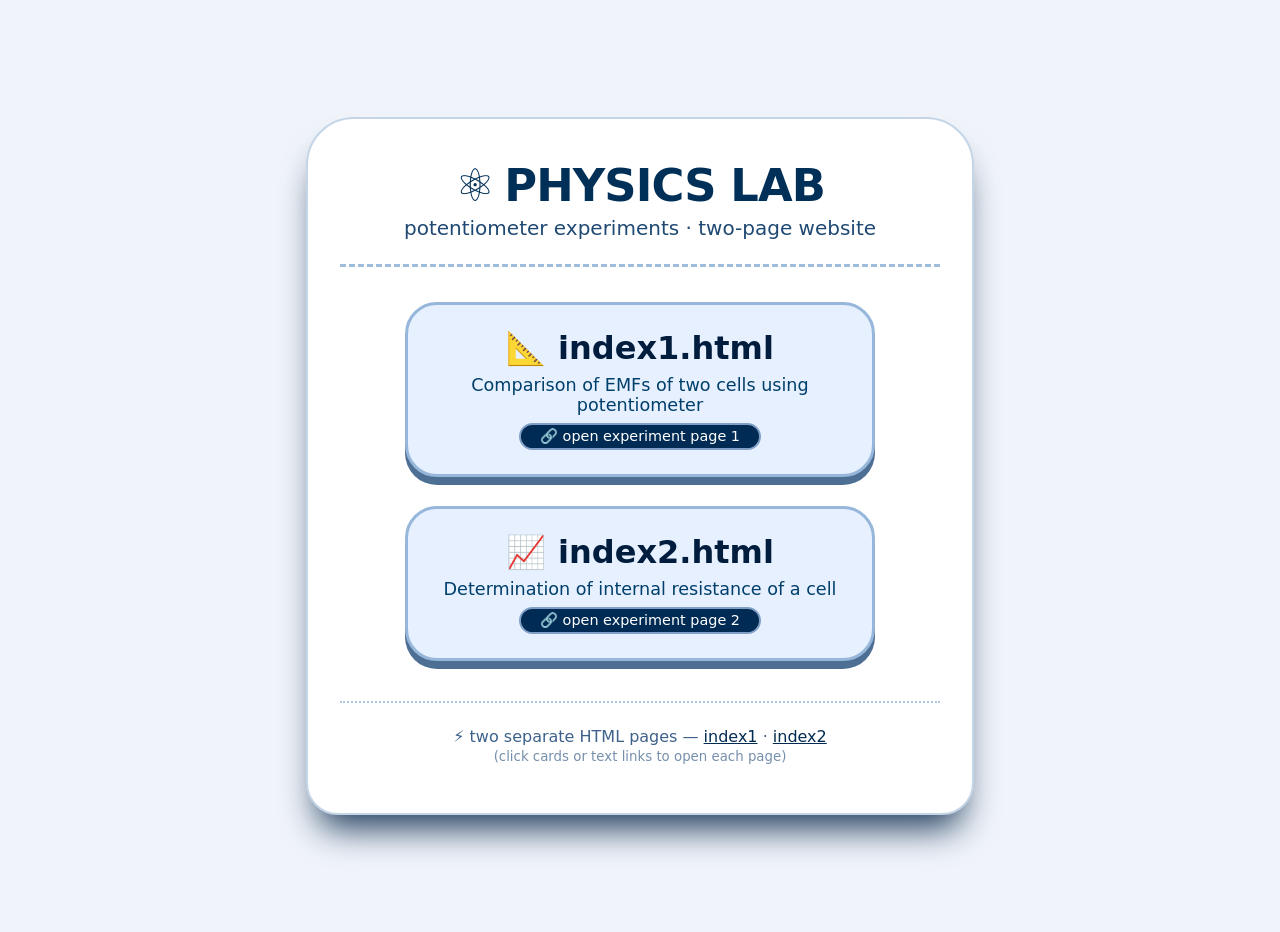
<file: index.html>
<!DOCTYPE html>
<html lang="en">

<head>
    <meta charset="UTF-8">
    <meta name="viewport" content="width=device-width, initial-scale=1.0">
    <title>Physics Lab · Home</title>
    <!-- simple & clean, only basic hyperlinks to index1 and index2 -->
    <style>
        body {
            background: #f0f4fa;
            font-family: 'Segoe UI', Roboto, system-ui, sans-serif;
            display: flex;
            align-items: center;
            justify-content: center;
            min-height: 100vh;
            margin: 0;
            padding: 1rem;
        }
        
        .home-card {
            max-width: 600px;
            width: 100%;
            background: white;
            border-radius: 3rem 3rem 2rem 2rem;
            padding: 2.5rem 2rem 3rem 2rem;
            box-shadow: 0 25px 35px -12px #1f3b5c;
            text-align: center;
            border: 2px solid #c4d5e8;
        }
        
        h1 {
            font-size: 2.8rem;
            font-weight: 600;
            color: #003057;
            margin: 0 0 0.25rem 0;
            letter-spacing: -0.02em;
            display: flex;
            align-items: center;
            justify-content: center;
            gap: 10px;
        }
        
        .subhead {
            font-size: 1.25rem;
            color: #1f4973;
            border-bottom: 3px dashed #a0bcdb;
            padding-bottom: 1.5rem;
            margin-bottom: 2rem;
        }
        
        .lab-links {
            display: flex;
            flex-direction: column;
            gap: 1.8rem;
            align-items: center;
            margin: 2.2rem 0;
        }
        
        .lab-card {
            background: #e6f0ff;
            border-radius: 2rem;
            padding: 1.5rem 2rem;
            width: 100%;
            max-width: 400px;
            border: 3px solid #96b6da;
            box-shadow: 0 8px 0 #4e6f94;
            transition: 0.1s ease;
            text-decoration: none;
            color: #001d3d;
        }
        
        .lab-card:hover {
            transform: translateY(-4px);
            box-shadow: 0 12px 0 #345682;
            background: #dcebff;
        }
        
        .lab-card h2 {
            font-size: 2rem;
            margin: 0 0 0.3rem 0;
            font-weight: 600;
            display: flex;
            align-items: center;
            justify-content: center;
            gap: 12px;
        }
        
        .lab-card p {
            font-size: 1.1rem;
            margin: 0.5rem 0 0 0;
            color: #003f6b;
        }
        
        .badge {
            display: inline-block;
            background: #002b54;
            color: white;
            border-radius: 60px;
            padding: 0.2rem 1.2rem;
            font-size: 0.9rem;
            font-weight: 500;
            margin-top: 0.5rem;
            border: 2px solid #809fc7;
        }
        
        .footer-note {
            margin-top: 2.5rem;
            font-size: 1rem;
            color: #3d618a;
            border-top: 2px dotted #afc6e2;
            padding-top: 1.5rem;
        }
        
        .footer-note a {
            color: #022b52;
            text-decoration: underline;
            font-weight: 500;
        }
    </style>
</head>

<body>
    <div class="home-card">
        <h1>
            <span>⚛️</span> PHYSICS LAB
        </h1>
        <div class="subhead">
            potentiometer experiments · two-page website
        </div>

        <!-- hyperlinks to index1.html and index2.html (basic) -->
        <div class="lab-links">
            <!-- index1 link -->
            <a class="lab-card" href="index1.html" target="_blank" rel="noopener">
                <h2>
                    <span>📐</span> index1.html
                </h2>
                <p>Comparison of EMFs of two cells using potentiometer</p>
                <div class="badge">🔗 open experiment page 1</div>
            </a>

            <!-- index2 link -->
            <a class="lab-card" href="index2.html" target="_blank" rel="noopener">
                <h2>
                    <span>📈</span> index2.html
                </h2>
                <p>Determination of internal resistance of a cell</p>
                <div class="badge">🔗 open experiment page 2</div>
            </a>
        </div>

        <div class="footer-note">
            ⚡ two separate HTML pages — <a href="index1.html">index1</a> · <a href="index2.html">index2</a>
            <br><small style="opacity:0.7;">(click cards or text links to open each page)</small>
        </div>
    </div>
</body>

</html>
</file>
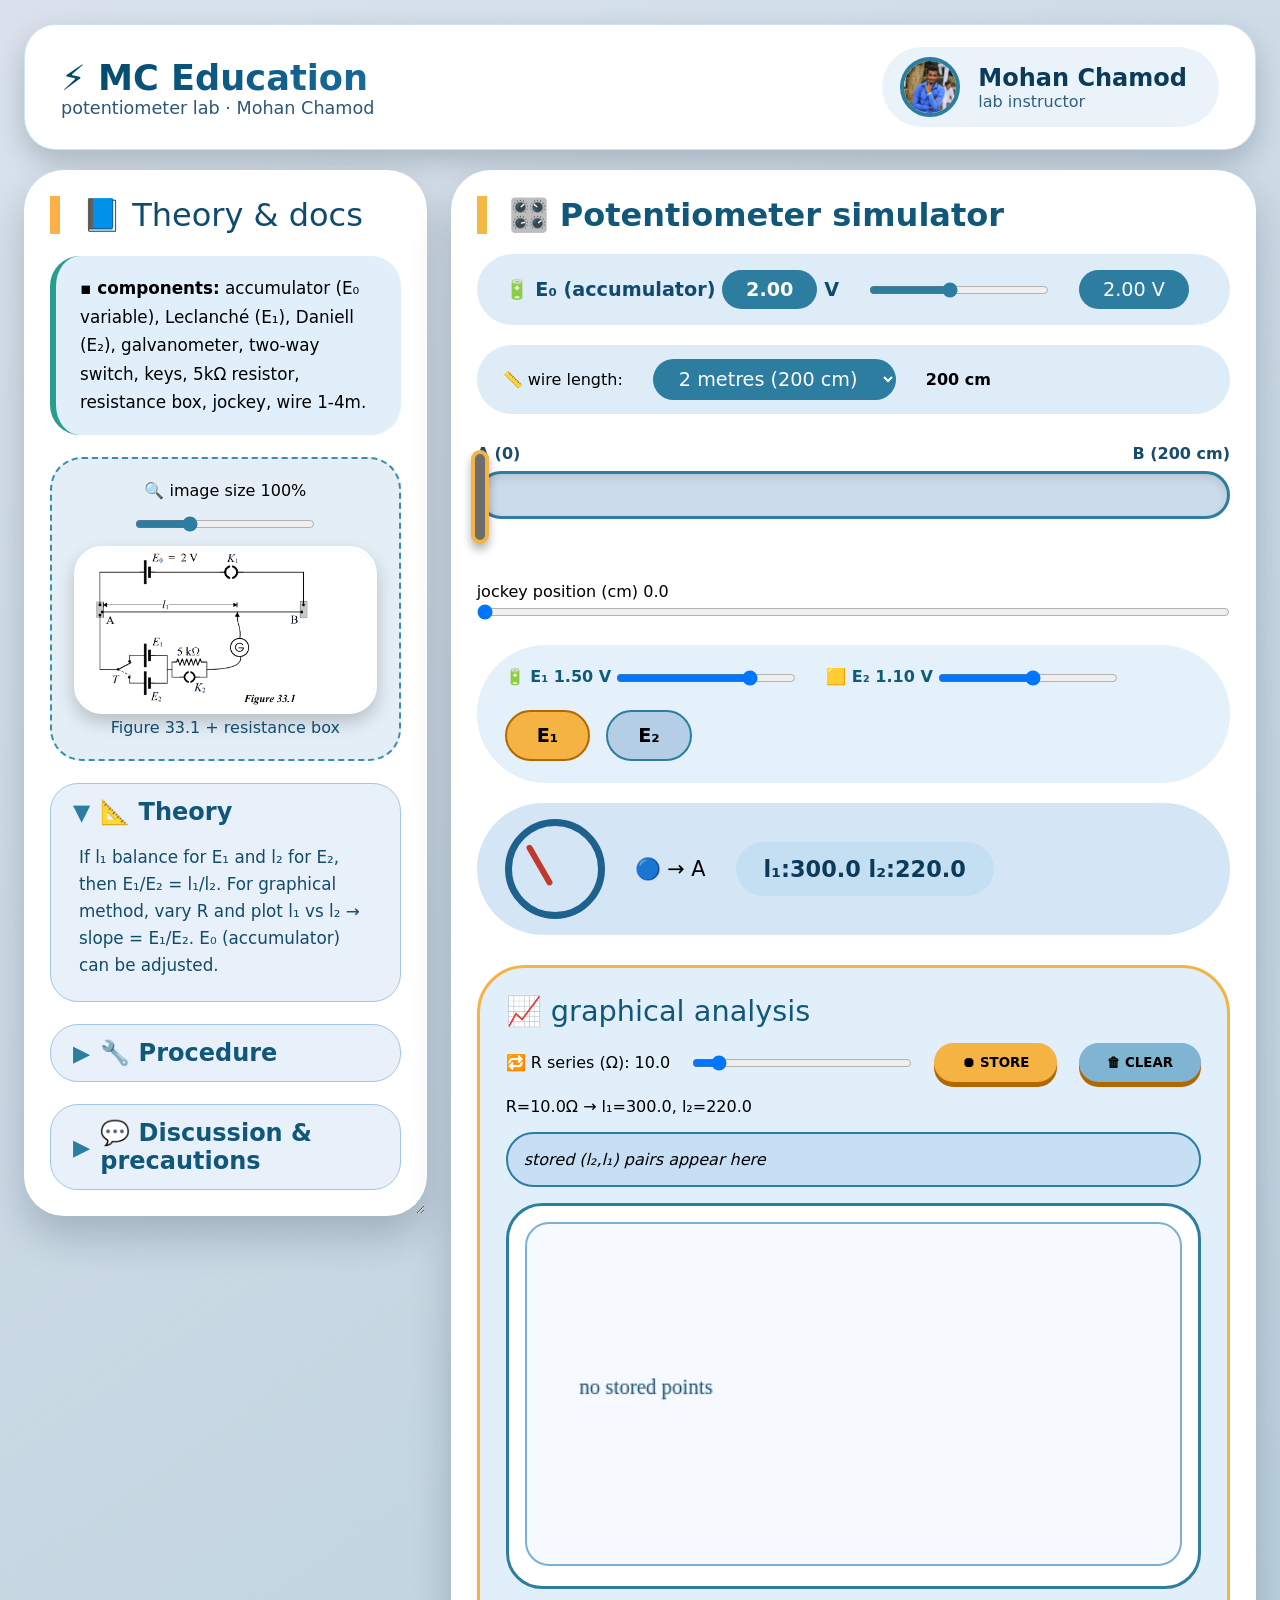
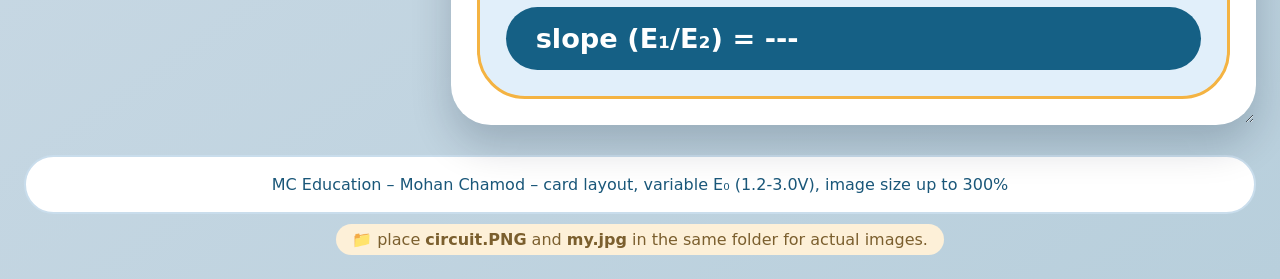
<file: index1.html>
<!DOCTYPE html>
<html lang="en">

<head>
    <meta charset="UTF-8">
    <meta name="viewport" content="width=device-width, initial-scale=1.0">
    <title>MC Education · Potentiometer with variable E₀ | Mohan Chamod</title>
    <style>
        * {
            margin: 0;
            padding: 0;
            box-sizing: border-box;
            font-family: 'Inter', 'Segoe UI', Roboto, system-ui, sans-serif;
        }
        
        body {
            background: linear-gradient(145deg, #d9e2ec, #b8cfdc);
            min-height: 100vh;
            padding: 24px;
            display: flex;
            flex-direction: column;
            align-items: center;
        }
        
        .container {
            max-width: 1600px;
            width: 100%;
            display: flex;
            flex-direction: column;
            gap: 20px;
        }
        
        .header {
            background: white;
            border-radius: 32px;
            padding: 22px 36px;
            box-shadow: 0 12px 28px rgba(0, 20, 40, 0.2);
            display: flex;
            align-items: center;
            justify-content: space-between;
            flex-wrap: wrap;
            border: 1px solid rgba(0, 120, 200, 0.2);
        }
        
        .institute h1 {
            font-size: 2.2rem;
            font-weight: 600;
            background: linear-gradient(145deg, #004466, #1a6d9e);
            -webkit-background-clip: text;
            -webkit-text-fill-color: transparent;
        }
        
        .institute p {
            color: #2c5778;
            font-size: 1.1rem;
        }
        
        .profile {
            display: flex;
            align-items: center;
            gap: 18px;
            background: #ebf3fa;
            padding: 10px 32px 10px 18px;
            border-radius: 60px;
        }
        
        .profile img {
            width: 60px;
            height: 60px;
            border-radius: 50%;
            object-fit: cover;
            border: 4px solid #2c7da0;
            background: #a9c9e0;
        }
        
        .profile .name {
            font-size: 1.5rem;
            font-weight: 600;
            color: #0b3b5a;
        }
        
        .profile .role {
            color: #2d5f7e;
        }
        
        .grid-main {
            display: grid;
            grid-template-columns: 1fr 2fr;
            gap: 24px;
            align-items: start;
        }
        
        .resize-card {
            overflow: auto;
            resize: horizontal;
            min-width: 280px;
            max-width: 100%;
            background: rgba(255, 255, 255, 0.75);
            backdrop-filter: blur(8px);
            border-radius: 40px;
            padding: 24px;
            box-shadow: 0 20px 40px rgba(0, 20, 40, 0.2);
            border: 2px solid rgba(255, 255, 255, 0.8);
            transition: box-shadow 0.1s;
        }
        
        .resize-card:hover {
            box-shadow: 0 25px 50px rgba(0, 60, 120, 0.3);
        }
        
        .theory-card {
            background: white;
            display: flex;
            flex-direction: column;
            gap: 22px;
        }
        
        .theory-card h2 {
            font-size: 2rem;
            font-weight: 500;
            color: #0f4b6e;
            border-left: 10px solid #fcb045;
            padding-left: 22px;
        }
        
        .apparatus {
            background: #e1effb;
            border-radius: 30px;
            padding: 18px 24px;
            border-left: 6px solid #2a9d8f;
            font-size: 1.05rem;
            line-height: 1.7;
        }
        
        .circuit-fig {
            background: #e4eef6;
            border-radius: 32px;
            padding: 22px;
            text-align: center;
            border: 2px dashed #3b8cae;
        }
        
        .image-control {
            display: flex;
            align-items: center;
            gap: 20px;
            margin-bottom: 18px;
            flex-wrap: wrap;
            justify-content: center;
        }
        
        .image-control input {
            width: 260px;
            height: 10px;
            border-radius: 20px;
            accent-color: #2c7da0;
        }
        
        .circuit-fig img {
            max-width: 100%;
            border-radius: 28px;
            border: 3px solid white;
            box-shadow: 0 8px 18px rgba(0, 0, 0, 0.2);
            background: #b3cfee;
            transition: width 0.1s;
        }
        
        .collapsible {
            background: #e8f0f9;
            border-radius: 28px;
            padding: 14px 22px;
            border: 1px solid #a0c6e9;
        }
        
        .collapsible summary {
            font-size: 1.5rem;
            font-weight: 600;
            color: #11577a;
            cursor: pointer;
            list-style: none;
            display: flex;
            align-items: center;
            gap: 10px;
        }
        
        .collapsible summary::-webkit-details-marker {
            display: none;
        }
        
        .collapsible summary::before {
            content: '▶';
            color: #2c7da0;
            font-size: 1.4rem;
            transition: transform 0.2s;
        }
        
        .collapsible[open] summary::before {
            content: '▼';
        }
        
        .collapsible-content {
            padding: 18px 6px 8px;
            color: #134b6b;
            font-size: 1.05rem;
            line-height: 1.6;
        }
        
        .collapsible-content ul,
        .collapsible-content ol {
            padding-left: 28px;
        }
        
        .simu-card {
            background: white;
            display: flex;
            flex-direction: column;
            gap: 20px;
        }
        
        .simu-card h2 {
            font-size: 2rem;
            color: #11577a;
            border-left: 10px solid #f4b942;
            padding-left: 22px;
        }
        /* New row for E₀ control */
        
        .e0-control {
            background: #deecf7;
            border-radius: 60px;
            padding: 16px 28px;
            display: flex;
            align-items: center;
            gap: 30px;
            flex-wrap: wrap;
        }
        
        .e0-control label {
            font-weight: 600;
            color: #0f4b6e;
            font-size: 1.2rem;
        }
        
        .e0-control input {
            width: 240px;
            height: 10px;
            accent-color: #2c7da0;
        }
        
        .e0-control span {
            background: #2c7da0;
            color: white;
            padding: 8px 24px;
            border-radius: 40px;
            font-size: 1.2rem;
        }
        
        .length-selector {
            background: #deecf7;
            border-radius: 50px;
            padding: 14px 26px;
            display: flex;
            align-items: center;
            gap: 30px;
            flex-wrap: wrap;
        }
        
        .length-selector select {
            background: #2c7da0;
            color: white;
            font-size: 1.2rem;
            padding: 8px 22px;
            border-radius: 40px;
            border: none;
            cursor: pointer;
        }
        
        .wire-visual {
            position: relative;
            margin: 10px 0;
        }
        
        .wire-label {
            display: flex;
            justify-content: space-between;
            color: #1a4c6e;
            font-weight: 600;
        }
        
        .wire-area {
            background: #cbdbe9;
            height: 48px;
            border-radius: 60px;
            margin: 8px 0 28px;
            position: relative;
            border: 3px solid #2f7ca0;
            box-shadow: inset 0 4px 8px rgba(0, 0, 0, 0.1);
        }
        
        .wire-fill {
            height: 100%;
            width: 0%;
            background: linear-gradient(90deg, #f9c78b, #f7b050);
            border-radius: 60px;
            box-shadow: 0 0 15px #ffa726;
            transition: width 0.1s;
        }
        
        .jockey {
            position: absolute;
            top: -24px;
            width: 18px;
            height: 94px;
            background: #6d6d6d;
            border-radius: 30px;
            transform: translateX(-50%);
            border: 4px solid #f4b342;
            box-shadow: 0 6px 10px rgba(0, 0, 0, 0.3);
            pointer-events: none;
        }
        
        .control-panel {
            display: flex;
            flex-wrap: wrap;
            gap: 24px;
            background: #e4f0fa;
            border-radius: 70px;
            padding: 22px 28px;
        }
        
        .emf-sliders {
            display: flex;
            gap: 30px;
            flex-wrap: wrap;
        }
        
        .slider-item label {
            font-weight: 600;
            color: #115a7a;
        }
        
        input[type=range] {
            width: 180px;
            height: 8px;
            background: #bed9f0;
            border-radius: 20px;
        }
        
        .cell-switch {
            display: flex;
            gap: 16px;
        }
        
        .cell-switch button {
            background: #b3cee5;
            border: none;
            padding: 12px 30px;
            border-radius: 50px;
            font-weight: 700;
            font-size: 1.2rem;
            cursor: pointer;
            border: 2px solid #2c7da0;
        }
        
        .cell-switch .active {
            background: #f4b342;
            border-color: #b26800;
        }
        
        .galvano-box {
            display: flex;
            align-items: center;
            gap: 30px;
            background: #d4e6f5;
            border-radius: 70px;
            padding: 16px 28px;
            flex-wrap: wrap;
        }
        
        .gauge {
            width: 100px;
            height: 100px;
            background: #d4e6f5;
            border-radius: 50%;
            border: 7px solid #1f618d;
            display: flex;
            justify-content: center;
            align-items: center;
        }
        
        .needle {
            width: 6px;
            height: 46px;
            background: #c0392b;
            border-radius: 10px;
            transform-origin: bottom center;
            transform: rotate(0deg) translateY(-8px);
            transition: transform 0.1s;
        }
        
        .balance-info {
            background: #c5dff2;
            padding: 14px 28px;
            border-radius: 60px;
            font-size: 1.4rem;
            font-weight: 600;
            color: #0b3b5a;
        }
        
        .graphical-card {
            background: #e1effa;
            border-radius: 48px;
            padding: 26px;
            border: 3px solid #f4b342;
            margin-top: 10px;
        }
        
        .resistance-row {
            display: flex;
            flex-wrap: wrap;
            align-items: center;
            gap: 22px;
            margin: 15px 0;
        }
        
        .store-btn {
            background: #f4b342;
            border: none;
            padding: 12px 28px;
            border-radius: 50px;
            font-weight: 700;
            cursor: pointer;
            box-shadow: 0 5px 0 #b26700;
        }
        
        .store-btn:active {
            transform: translateY(5px);
            box-shadow: none;
        }
        
        .stored-points {
            background: #c6dff5;
            border-radius: 40px;
            padding: 16px;
            max-height: 120px;
            overflow-y: auto;
            border: 2px solid #2c7da0;
            margin: 16px 0;
        }
        
        .graph-container {
            background: white;
            border-radius: 36px;
            padding: 16px;
            border: 3px solid #2c7da0;
        }
        
        canvas {
            width: 100%;
            height: auto;
            background: #f6faff;
            border-radius: 24px;
            border: 2px solid #7ab0d6;
        }
        
        .slope-result {
            background: #156085;
            color: white;
            padding: 16px 30px;
            border-radius: 60px;
            font-size: 1.7rem;
            font-weight: 600;
            margin-top: 18px;
        }
        
        .footer {
            background: white;
            border-radius: 40px;
            padding: 18px 32px;
            text-align: center;
            color: #1a5779;
            border: 2px solid #c9ddec;
            margin-top: 10px;
        }
        
        .image-note {
            background: #fcf2da;
            padding: 6px 16px;
            border-radius: 40px;
            font-size: 0.9rem;
            color: #785b2c;
            text-align: center;
        }
    </style>
</head>

<body>
    <div class="container">
        <div class="header">
            <div class="institute">
                <h1>⚡ MC Education</h1>
                <p>potentiometer lab · Mohan Chamod</p>
            </div>
            <div class="profile">
                <img src="my.jpg" alt="Mohan" onerror="this.onerror=null; this.src='data:image/svg+xml,%3Csvg%20xmlns%3D%22http%3A%2F%2Fwww.w3.org%2F2000%2Fsvg%22%20width%3D%2260%22%20height%3D%2260%22%20viewBox%3D%220%200%20100%20100%22%3E%3Ccircle%20cx%3D%2250%22%20cy%3D%2250%22%20r%3D%2250%22%20fill%3D%22%233b8cae%22%2F%3E%3Ctext%20x%3D%2250%22%20y%3D%2265%22%20font-size%3D%2245%22%20text-anchor%3D%22middle%22%20fill%3D%22white%22%20dy%3D%22.3em%22%3EMC%3C%2Ftext%3E%3C%2Fsvg%3E';">
                <div>
                    <div class="name">Mohan Chamod</div>
                    <div class="role">lab instructor</div>
                </div>
            </div>
        </div>

        <div class="grid-main">
            <!-- left card -->
            <div class="resize-card theory-card">
                <h2>📘 Theory & docs</h2>
                <div class="apparatus">
                    <strong>▪️ components:</strong> accumulator (E₀ variable), Leclanché (E₁), Daniell (E₂), galvanometer, two‑way switch, keys, 5kΩ resistor, resistance box, jockey, wire 1‑4m.
                </div>

                <!-- resizable circuit image (with bigger range) -->
                <div class="circuit-fig">
                    <div class="image-control">
                        <label>🔍 image size <span id="imgSizeVal">100</span>%</label>
                        <input type="range" id="imgSizeSlider" min="20" max="300" value="100" step="5">
                    </div>
                    <img src="circuit.PNG" id="circuitImage" alt="circuit diagram" onerror="this.onerror=null; this.src='data:image/svg+xml,%3Csvg%20xmlns%3D%22http%3A%2F%2Fwww.w3.org%2F2000%2Fsvg%22%20width%3D%22400%22%20height%3D%22180%22%20viewBox%3D%220%200%20400%20180%22%3E%3Crect%20width%3D%22400%22%20height%3D%22180%22%20fill%3D%22%23d0e2f0%22%2F%3E%3Ctext%20x%3D%2220%22%20y%3D%2240%22%20fill%3D%22%231f4b6e%22%20font-size%3D%2216%22%3E%5Bcircuit.PNG%20-%20potentiometer%20with%20R-box%5D%3C%2Ftext%3E%3Ctext%20x%3D%2220%22%20y%3D%2280%22%20fill%3D%22%23255d8c%22%3EE%E2%82%80%20%7C%20R%20series%20%7C%20A%20...%20B%3C%2Ftext%3E%3C%2Fsvg%3E';"
                        style="width:100%; height:auto;">
                    <p style="color:#0f4b6e;">Figure 33.1 + resistance box</p>
                </div>

                <details class="collapsible" open>
                    <summary>📐 Theory</summary>
                    <div class="collapsible-content">
                        If l₁ balance for E₁ and l₂ for E₂, then E₁/E₂ = l₁/l₂. For graphical method, vary R and plot l₁ vs l₂ → slope = E₁/E₂. E₀ (accumulator) can be adjusted.
                    </div>
                </details>
                <details class="collapsible">
                    <summary>🔧 Procedure</summary>
                    <div class="collapsible-content">
                        <ol>
                            <li>Set up circuit, close K₁, K₂ open.</li>
                            <li>Connect two‑way to E₁. Touch A & B: opposite deflections = correct.</li>
                            <li>Find rough balance (K₂ open), then accurate (K₂ closed). Measure l₁.</li>
                            <li>Repeat for E₂ → l₂.</li>
                            <li>For graphical: insert resistance box, record (l₁,l₂) for different R.</li>
                            <li>Plot l₁ vs l₂, slope gives E₁/E₂.</li>
                        </ol>
                    </div>
                </details>
                <details class="collapsible">
                    <summary>💬 Discussion & precautions</summary>
                    <div class="collapsible-content">
                        <ul>
                            <li>E₀ must exceed E₁ and E₂ (adjust with slider).</li>
                            <li>Opposite deflections at A & B confirm polarity; otherwise reverse or check connections.</li>
                            <li>Use 5kΩ resistor to protect galvanometer.</li>
                            <li>Clean jockey and wire.</li>
                            <li>Graphical method minimises random errors.</li>
                            <li>If no deflection, check for loose wires or discharged E₀.</li>
                        </ul>
                    </div>
                </details>
            </div>

            <!-- right card -->
            <div class="resize-card simu-card">
                <h2>🎛️ Potentiometer simulator</h2>

                <!-- new E₀ control -->
                <div class="e0-control">
                    <label>🔋 E₀ (accumulator) <span id="e0Val">2.0</span> V</label>
                    <input type="range" id="e0Slider" min="1.2" max="3.0" value="2.0" step="0.05">
                    <span id="e0Display">2.0 V</span>
                </div>

                <div class="length-selector">
                    <label>📏 wire length:</label>
                    <select id="wireLengthSelect">
                    <option value="1">1 metre (100 cm)</option>
                    <option value="2" selected>2 metres (200 cm)</option>
                    <option value="3">3 metres (300 cm)</option>
                    <option value="4">4 metres (400 cm)</option>
                </select>
                    <span style="font-weight:600;" id="lengthDisplay">200 cm</span>
                </div>

                <div class="wire-visual">
                    <div class="wire-label">
                        <span>A (0)</span>
                        <span>B (<span id="maxLen">200</span> cm)</span>
                    </div>
                    <div class="wire-area">
                        <div class="wire-fill" id="wireFill" style="width:0%"></div>
                        <div class="jockey" id="jockey" style="left:0%"></div>
                    </div>
                </div>
                <div style="margin:5px 0;">
                    <label>jockey position (cm) <span id="posDisplay">0.0</span></label>
                    <input type="range" id="jockeySlider" min="0" max="100" value="0" step="0.1" style="width:100%;">
                </div>

                <div class="control-panel">
                    <div class="emf-sliders">
                        <div class="slider-item">
                            <label>🔋 E₁ <span id="e1val">1.5</span> V</label>
                            <input type="range" id="e1slide" min="0.2" max="1.9" value="1.5" step="0.01">
                        </div>
                        <div class="slider-item">
                            <label>🟨 E₂ <span id="e2val">1.1</span> V</label>
                            <input type="range" id="e2slide" min="0.2" max="1.9" value="1.1" step="0.01">
                        </div>
                    </div>
                    <div class="cell-switch">
                        <button id="btnE1" class="active">E₁</button>
                        <button id="btnE2">E₂</button>
                    </div>
                </div>

                <div class="galvano-box">
                    <div class="gauge">
                        <div class="needle" id="needle" style="transform:rotate(0deg)"></div>
                    </div>
                    <div id="deflectDir" style="font-size:1.3rem;">⚫ zero</div>
                    <div class="balance-info">l₁:<span id="bal1">150.0</span> l₂:<span id="bal2">110.0</span></div>
                </div>

                <div class="graphical-card">
                    <div style="font-size:1.8rem; color:#11577a;">📈 graphical analysis</div>
                    <div class="resistance-row">
                        <label>🔁 R series (Ω): <span id="rVal">10.0</span></label>
                        <input type="range" id="rSlider" min="1" max="100" value="10" step="0.5" style="flex:1;">
                        <button class="store-btn" id="storeBtn">⏺ STORE</button>
                        <button class="store-btn" id="clearBtn" style="background:#7fb4d3;">🗑 CLEAR</button>
                    </div>
                    <div style="margin:8px 0;">R=<span id="rShow">10.0</span>Ω → l₁=<span id="curL1">150.0</span>, l₂=<span id="curL2">110.0</span></div>
                    <div class="stored-points" id="pointsList"><em>stored (l₂,l₁) pairs appear here</em></div>
                    <div class="graph-container">
                        <canvas id="graphCanvas" width="500" height="260" style="width:100%; height:auto;"></canvas>
                    </div>
                    <div class="slope-result" id="slopeDisplay">slope (E₁/E₂) = 1.364</div>
                </div>
            </div>
        </div>

        <div class="footer">
            MC Education – Mohan Chamod – card layout, variable E₀ (1.2‑3.0V), image size up to 300%
        </div>
    </div>

    <script>
        (function() {
            // DOM elements
            const e0Slider = document.getElementById('e0Slider');
            const e0Val = document.getElementById('e0Val');
            const e0Display = document.getElementById('e0Display');

            const e1slide = document.getElementById('e1slide');
            const e2slide = document.getElementById('e2slide');
            const e1val = document.getElementById('e1val');
            const e2val = document.getElementById('e2val');
            const bal1 = document.getElementById('bal1');
            const bal2 = document.getElementById('bal2');
            const jockeySlider = document.getElementById('jockeySlider');
            const posDisplay = document.getElementById('posDisplay');
            const jockey = document.getElementById('jockey');
            const wireFill = document.getElementById('wireFill');
            const needle = document.getElementById('needle');
            const deflectDir = document.getElementById('deflectDir');
            const btnE1 = document.getElementById('btnE1');
            const btnE2 = document.getElementById('btnE2');
            const rSlider = document.getElementById('rSlider');
            const rVal = document.getElementById('rVal');
            const rShow = document.getElementById('rShow');
            const curL1 = document.getElementById('curL1');
            const curL2 = document.getElementById('curL2');
            const storeBtn = document.getElementById('storeBtn');
            const clearBtn = document.getElementById('clearBtn');
            const pointsList = document.getElementById('pointsList');
            const slopeDisplay = document.getElementById('slopeDisplay');
            const canvas = document.getElementById('graphCanvas');
            const ctx = canvas.getContext('2d');
            const wireLengthSelect = document.getElementById('wireLengthSelect');
            const maxLenSpan = document.getElementById('maxLen');
            const lengthDisplay = document.getElementById('lengthDisplay');
            const imgSizeSlider = document.getElementById('imgSizeSlider');
            const imgSizeVal = document.getElementById('imgSizeVal');
            const circuitImage = document.getElementById('circuitImage');

            // state
            let E0 = 2.0; // variable E₀
            let E1 = 1.5,
                E2 = 1.1;
            let baseRwPerMetre = 5; // 5 ohm per metre
            let Rseries = 10.0;
            let selectedCell = 'E1';
            let points = [];

            function getLengthParams() {
                let metres = parseFloat(wireLengthSelect.value);
                let L_cm = metres * 100;
                let Rw_actual = baseRwPerMetre * metres;
                return {
                    L: L_cm,
                    Rw: Rw_actual,
                    metres
                };
            }

            function computeLengths() {
                let {
                    L,
                    Rw
                } = getLengthParams();
                let factor = L * (Rseries + Rw) / (E0 * Rw);
                let l1 = E1 * factor;
                let l2 = E2 * factor;
                return {
                    l1,
                    l2,
                    L
                };
            }

            function updateAll() {
                // read all sliders
                E0 = parseFloat(e0Slider.value);
                E1 = parseFloat(e1slide.value);
                E2 = parseFloat(e2slide.value);
                Rseries = parseFloat(rSlider.value);

                e0Val.textContent = E0.toFixed(2);
                e0Display.textContent = E0.toFixed(2) + ' V';
                e1val.textContent = E1.toFixed(2);
                e2val.textContent = E2.toFixed(2);
                rVal.textContent = Rseries.toFixed(1);
                rShow.textContent = Rseries.toFixed(1);

                let {
                    l1,
                    l2,
                    L
                } = computeLengths();
                bal1.textContent = l1.toFixed(1);
                bal2.textContent = l2.toFixed(1);
                curL1.textContent = l1.toFixed(1);
                curL2.textContent = l2.toFixed(1);
                maxLenSpan.textContent = L;
                lengthDisplay.textContent = L + ' cm';

                let jockeyPercent = parseFloat(jockeySlider.value);
                let jockeyPos_cm = (jockeyPercent / 100) * L;
                posDisplay.textContent = jockeyPos_cm.toFixed(1);
                jockey.style.left = jockeyPercent + '%';
                wireFill.style.width = jockeyPercent + '%';

                let target = (selectedCell === 'E1') ? l1 : l2;
                let diff = jockeyPos_cm - target;
                let angle = diff * 0.7;
                const maxAngle = 30;
                if (angle > maxAngle) angle = maxAngle;
                if (angle < -maxAngle) angle = -maxAngle;
                if (Math.abs(diff) < 0.3) angle = 0;
                needle.style.transform = `rotate(${angle}deg) translateY(-8px)`;

                if (Math.abs(diff) < 0.3) deflectDir.innerHTML = '⚫ BALANCED';
                else if (diff > 0) deflectDir.innerHTML = '🔴 → B';
                else deflectDir.innerHTML = '🔵 → A';

                drawGraph();
            }

            function drawGraph() {
                const w = canvas.width,
                    h = canvas.height;
                ctx.clearRect(0, 0, w, h);
                if (points.length === 0) {
                    ctx.font = '16px Inter';
                    ctx.fillStyle = '#134b6b';
                    ctx.fillText('no stored points', 40, 130);
                    slopeDisplay.textContent = 'slope (E₁/E₂) = ---';
                    return;
                }

                let maxL = 0;
                points.forEach(p => {
                    if (p.l1 > maxL) maxL = p.l1;
                    if (p.l2 > maxL) maxL = p.l2;
                });
                maxL = Math.ceil(maxL * 1.1);
                const pad = 50;
                const xScale = (w - 2 * pad) / maxL;
                const yScale = (h - 2 * pad) / maxL;

                ctx.beginPath();
                ctx.strokeStyle = '#2c7da0';
                ctx.lineWidth = 3;
                ctx.moveTo(pad, h - pad);
                ctx.lineTo(w - pad, h - pad);
                ctx.moveTo(pad, h - pad);
                ctx.lineTo(pad, pad);
                ctx.stroke();

                ctx.fillStyle = '#0b3b5a';
                ctx.fillText('l₂ (cm)', w / 2 - 30, h - 15);
                ctx.save();
                ctx.translate(30, h / 2);
                ctx.rotate(-Math.PI / 2);
                ctx.fillText('l₁ (cm)', -15, 0);
                ctx.restore();

                points.forEach(p => {
                    let x = pad + p.l2 * xScale;
                    let y = h - pad - p.l1 * yScale;
                    ctx.beginPath();
                    ctx.arc(x, y, 8, 0, 2 * Math.PI);
                    ctx.fillStyle = '#f4b342';
                    ctx.shadowColor = '#f4b342';
                    ctx.shadowBlur = 15;
                    ctx.fill();
                    ctx.shadowBlur = 0;
                    ctx.strokeStyle = '#fff';
                    ctx.lineWidth = 2;
                    ctx.stroke();
                });

                let sum_l2l1 = 0,
                    sum_l2l2 = 0;
                points.forEach(p => {
                    sum_l2l1 += p.l2 * p.l1;
                    sum_l2l2 += p.l2 * p.l2;
                });
                let slope = sum_l2l2 !== 0 ? sum_l2l1 / sum_l2l2 : 0;
                slopeDisplay.textContent = `slope (E₁/E₂) = ${slope.toFixed(4)}`;

                if (points.length > 0 && maxL > 0) {
                    ctx.beginPath();
                    ctx.strokeStyle = '#e68c2e';
                    ctx.lineWidth = 5;
                    ctx.setLineDash([8, 6]);
                    let x1 = pad,
                        y1 = h - pad;
                    let x2 = pad + maxL * xScale;
                    let y2 = h - pad - (maxL * slope) * yScale;
                    ctx.moveTo(x1, y1);
                    ctx.lineTo(x2, y2);
                    ctx.stroke();
                    ctx.setLineDash([]);
                }
            }

            function updatePointsList() {
                if (points.length === 0) {
                    pointsList.innerHTML = '<em>stored (l₂,l₁) pairs appear here</em>';
                    return;
                }
                let html = '<div style="display:flex; flex-wrap:wrap; gap:10px;">';
                points.forEach(p => {
                    html += `<span style="background:#c4dff7; padding:6px 14px; border-radius:40px;">l₂=${p.l2.toFixed(1)} l₁=${p.l1.toFixed(1)}</span>`;
                });
                html += '</div>';
                pointsList.innerHTML = html;
            }

            function storePoint() {
                let {
                    l1,
                    l2
                } = computeLengths();
                points.push({
                    l1,
                    l2
                });
                updatePointsList();
                drawGraph();
            }

            function clearPoints() {
                points = [];
                updatePointsList();
                drawGraph();
            }

            // wire length change
            wireLengthSelect.addEventListener('change', () => {
                jockeySlider.value = 0;
                updateAll();
            });

            // image resize (up to 300%)
            imgSizeSlider.addEventListener('input', (e) => {
                let percent = e.target.value;
                imgSizeVal.textContent = percent;
                circuitImage.style.width = percent + '%';
            });

            // event listeners
            e0Slider.addEventListener('input', updateAll);
            e1slide.addEventListener('input', updateAll);
            e2slide.addEventListener('input', updateAll);
            rSlider.addEventListener('input', updateAll);
            jockeySlider.addEventListener('input', updateAll);

            btnE1.addEventListener('click', () => {
                selectedCell = 'E1';
                btnE1.classList.add('active');
                btnE2.classList.remove('active');
                updateAll();
            });
            btnE2.addEventListener('click', () => {
                selectedCell = 'E2';
                btnE2.classList.add('active');
                btnE1.classList.remove('active');
                updateAll();
            });
            storeBtn.addEventListener('click', storePoint);
            clearBtn.addEventListener('click', clearPoints);

            updateAll();
            drawGraph();
        })();
    </script>
    <!-- small reminder about images -->
    <div style="max-width:1600px; margin:10px auto 0; padding:6px 16px; background:#fdf0d8; border-radius:40px; color:#7b5f2e;">
        📁 place <strong>circuit.PNG</strong> and <strong>my.jpg</strong> in the same folder for actual images.
    </div>
</body>

</html>
</file>
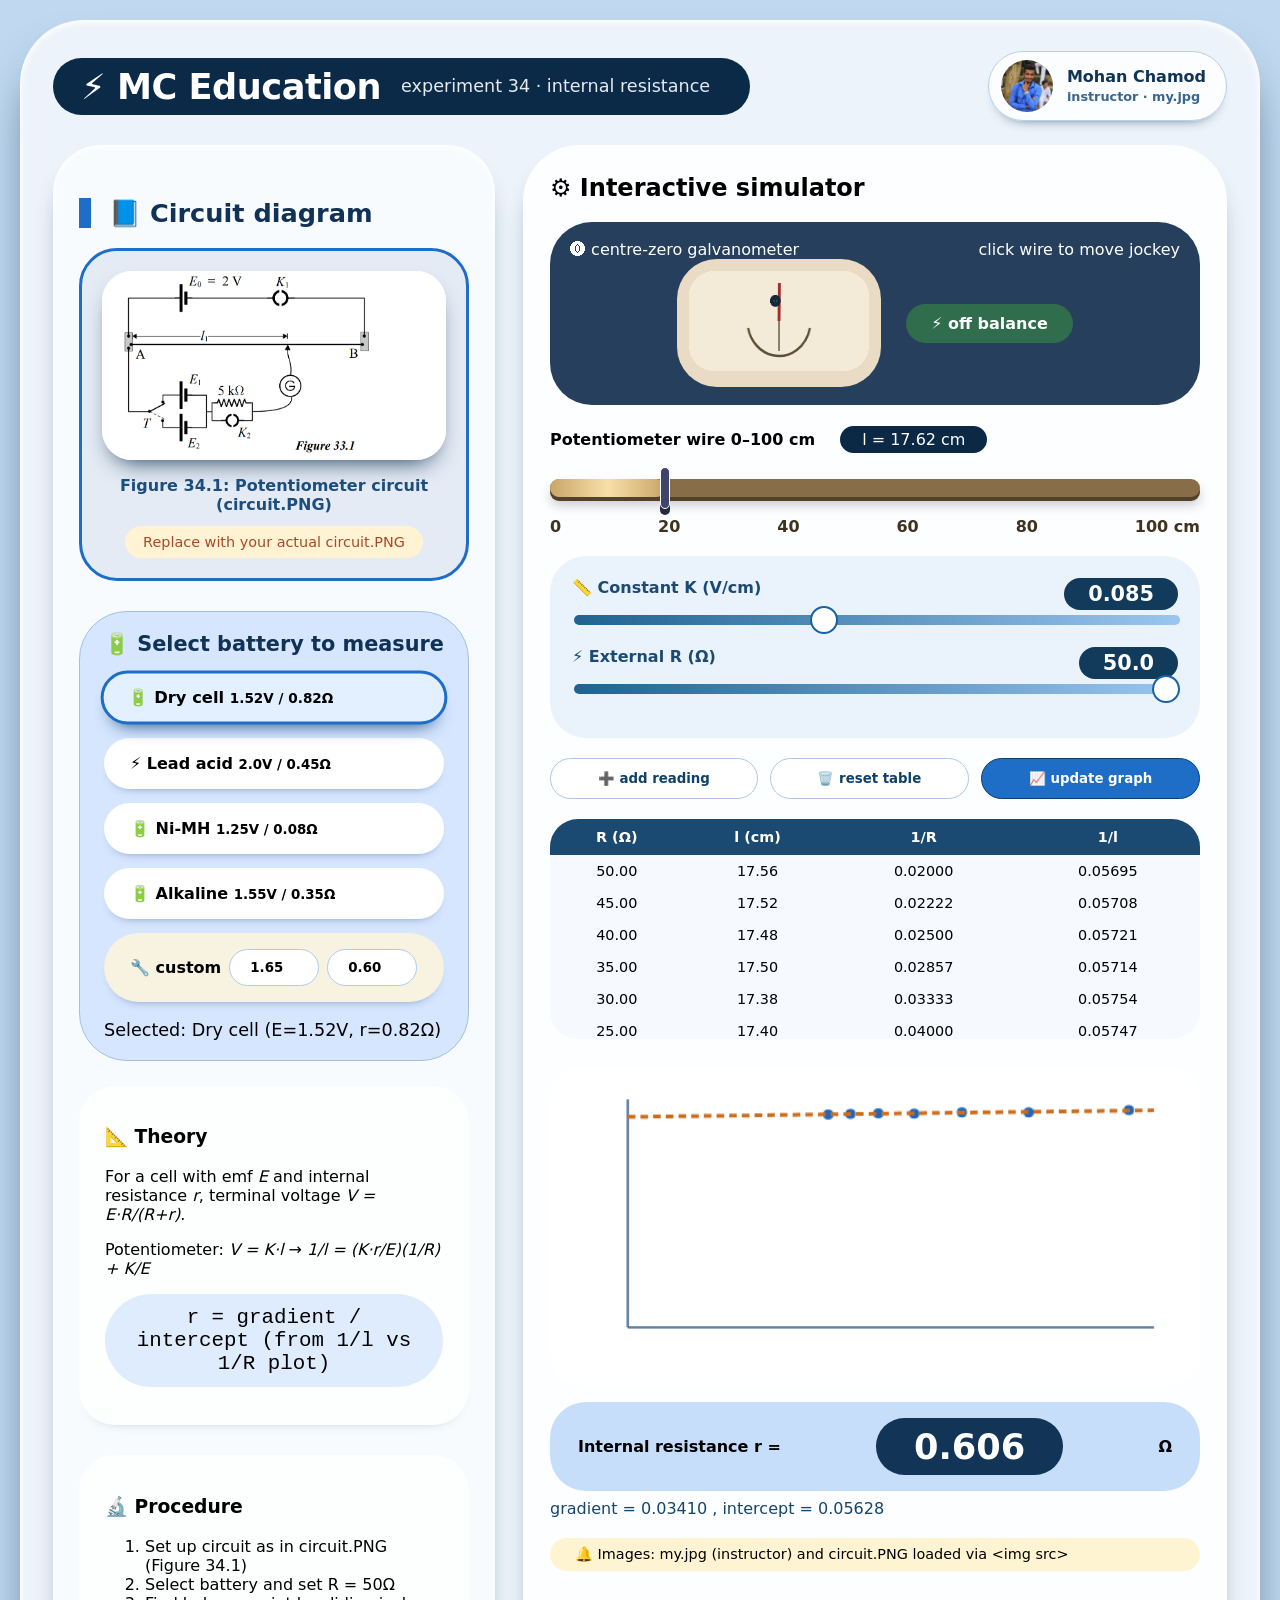
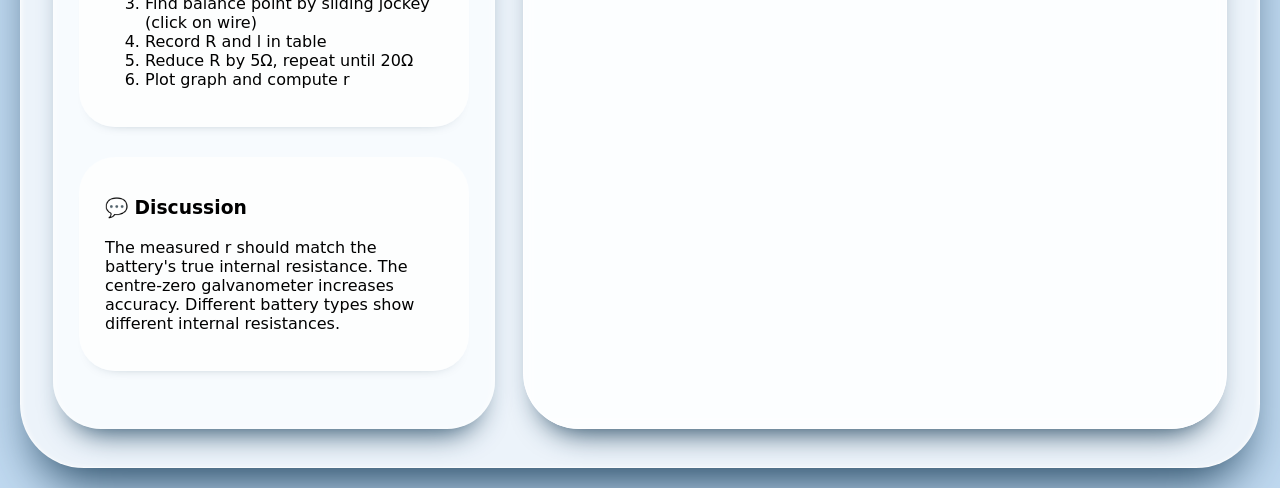
<file: index2.html>
<!DOCTYPE html>
<html lang="en">

<head>
    <meta charset="UTF-8">
    <meta name="viewport" content="width=device-width, initial-scale=1.0">
    <title>MC Education · internal resistance · full experiment</title>
    <style>
        * {
            box-sizing: border-box;
            font-family: 'Inter', 'Segoe UI', Roboto, system-ui, sans-serif;
        }
        
        body {
            background: #c0d9f0;
            margin: 0;
            min-height: 100vh;
            display: flex;
            justify-content: center;
            align-items: center;
            padding: 20px;
        }
        
        .master-container {
            max-width: 1600px;
            width: 100%;
            background: #ecf3fa;
            border-radius: 64px;
            box-shadow: 0 30px 50px -18px #1c405b, inset 0 2px 6px #ffffff;
            padding: 30px 32px 38px;
            border: 1px solid rgba(255, 255, 255, 0.7);
        }
        
        .header-row {
            display: flex;
            flex-wrap: wrap;
            justify-content: space-between;
            align-items: center;
            margin-bottom: 24px;
            gap: 15px;
        }
        
        .institute-badge {
            display: flex;
            align-items: center;
            gap: 20px;
            background: #0b2a48;
            padding: 8px 40px 8px 28px;
            border-radius: 80px;
            color: white;
        }
        
        .institute-badge h1 {
            font-size: 2.2rem;
            font-weight: 700;
            letter-spacing: -0.5px;
            margin: 0;
        }
        
        .institute-badge span {
            font-size: 1.1rem;
            font-weight: 300;
            opacity: 0.9;
        }
        
        .instructor {
            display: flex;
            align-items: center;
            background: #ffffffd9;
            border-radius: 50px;
            padding: 6px 20px 6px 10px;
            border: 1px solid #b7d0ec;
            gap: 12px;
            box-shadow: 0 8px 14px -12px #0e2d48;
        }
        
        .instructor-img {
            width: 56px;
            height: 56px;
            border-radius: 50%;
            object-fit: cover;
            border: 2px solid white;
            background: #e1ecfe;
        }
        
        .name {
            font-weight: 700;
            color: #103457;
        }
        
        .name small {
            font-size: 0.8rem;
            color: #38668f;
        }
        
        .experiment-grid {
            display: flex;
            flex-wrap: wrap;
            gap: 28px;
        }
        
        .left-docs {
            flex: 1.2;
            min-width: 380px;
            background: #f7fbfe;
            border-radius: 48px;
            padding: 28px 26px;
            box-shadow: inset 0 2px 10px #ffffff, 0 20px 30px -18px #163e5b;
        }
        
        .right-sim {
            flex: 2;
            min-width: 580px;
            background: #ffffffd9;
            backdrop-filter: blur(6px);
            border-radius: 56px;
            padding: 28px 26px;
            border: 1px solid white;
            box-shadow: 0 20px 30px -18px #123853;
        }
        /* Image containers */
        
        .circuit-image-container {
            background: #e4ebf5;
            border-radius: 38px;
            padding: 20px;
            text-align: center;
            border: 3px solid #1e6ec7;
            margin: 20px 0 30px;
        }
        
        .circuit-image-container img {
            max-width: 100%;
            max-height: 220px;
            border-radius: 30px;
            box-shadow: 0 12px 24px -12px #0a2a48;
            background: white;
            object-fit: contain;
        }
        
        .fig-ref {
            font-weight: 600;
            color: #1d4d7c;
            margin-top: 12px;
            font-size: 1rem;
        }
        
        .image-placeholder-text {
            background: #fff3d4;
            border-radius: 40px;
            padding: 8px 18px;
            display: inline-block;
            margin-top: 12px;
            color: #a64a2a;
            font-size: 0.9rem;
        }
        /* Battery selector */
        
        .battery-selector {
            background: #d6e6ff;
            border-radius: 48px;
            padding: 20px 24px;
            margin-bottom: 25px;
            border: 1px solid #a3c0e0;
        }
        
        .selector-title {
            font-size: 1.3rem;
            font-weight: 700;
            color: #103256;
            margin-bottom: 15px;
        }
        
        .battery-options {
            display: flex;
            flex-wrap: wrap;
            gap: 14px;
        }
        
        .bat-card {
            background: white;
            border-radius: 38px;
            padding: 14px 24px;
            flex: 1 1 auto;
            cursor: pointer;
            border: 2px solid transparent;
            box-shadow: 0 6px 12px -10px #274e7c;
            transition: all 0.2s;
            font-weight: 600;
            min-width: 140px;
        }
        
        .bat-card.selected {
            border: 3px solid #1e6ec7;
            background: #e2f0ff;
            transform: scale(1.02);
            box-shadow: 0 12px 18px -12px #15487a;
        }
        
        .custom-bat {
            background: #f8f3e0;
            display: flex;
            gap: 8px;
            align-items: center;
            flex-wrap: wrap;
        }
        
        .custom-bat input {
            width: 90px;
            padding: 10px;
            border-radius: 40px;
            border: 1px solid #acccf0;
            font-weight: 600;
            text-align: center;
        }
        
        .galvo-container {
            background: #263f5c;
            border-radius: 42px;
            padding: 18px 20px;
            color: white;
            margin: 20px 0 25px;
        }
        
        .center-zero-panel {
            display: flex;
            align-items: center;
            justify-content: center;
            gap: 25px;
            flex-wrap: wrap;
        }
        
        .meter-box {
            background: #eadbc4;
            border-radius: 40px;
            padding: 12px;
        }
        
        canvas#galvoCanvas {
            width: 180px;
            height: 100px;
            background: #fffef7;
            border-radius: 26px;
        }
        
        .balance-indicator {
            background: #2f6d4c;
            padding: 10px 25px;
            border-radius: 50px;
            font-weight: 600;
        }
        
        .pot-wire {
            background: #876e48;
            height: 18px;
            border-radius: 40px;
            margin: 30px 0 20px;
            position: relative;
            box-shadow: 0 4px 0 #53412b, 0 8px 12px #00000036;
            cursor: pointer;
        }
        
        .wire-filled {
            height: 18px;
            width: 0%;
            background: linear-gradient(90deg, #c9a668, #f8dfa8, #c9a668);
            border-radius: 40px;
            transition: width 0.08s;
        }
        
        .jockey {
            position: absolute;
            top: -12px;
            width: 10px;
            height: 42px;
            background: #3e4568;
            border-radius: 12px;
            transform: translateX(-50%);
            box-shadow: 0 6px 0 #242941;
            transition: left 0.08s;
            border: 1px solid white;
        }
        
        .l-scale {
            display: flex;
            justify-content: space-between;
            font-weight: 600;
            color: #3f321e;
        }
        
        .param-sliders {
            background: #eaf2fc;
            border-radius: 36px;
            padding: 22px;
            margin: 20px 0;
        }
        
        .sl-item {
            margin-bottom: 18px;
        }
        
        .sl-item label {
            display: flex;
            justify-content: space-between;
            font-weight: 600;
            color: #1b4a75;
        }
        
        input[type=range] {
            width: 100%;
            height: 10px;
            background: linear-gradient(90deg, #1f6290, #9ac6f0);
            border-radius: 30px;
            -webkit-appearance: none;
        }
        
        input[type=range]::-webkit-slider-thumb {
            -webkit-appearance: none;
            width: 28px;
            height: 28px;
            background: white;
            border-radius: 50%;
            border: 2px solid #1960aa;
        }
        
        .value-badge {
            background: #123a5a;
            color: white;
            padding: 4px 24px;
            border-radius: 40px;
            font-size: 1.3rem;
        }
        
        .btn-group {
            display: flex;
            flex-wrap: wrap;
            gap: 12px;
            margin: 20px 0;
        }
        
        .btn {
            background: white;
            border: 1.5px solid #acc6e3;
            border-radius: 50px;
            padding: 12px 25px;
            font-weight: 600;
            color: #103f68;
            flex: 1 0 auto;
            cursor: pointer;
        }
        
        .btn.primary {
            background: #1e6ec7;
            color: white;
            border-color: #0b3f6b;
        }
        
        .table-wrap {
            max-height: 220px;
            overflow-y: auto;
            border-radius: 28px;
            background: #e9f0fa;
            margin: 15px 0;
        }
        
        table {
            width: 100%;
            border-collapse: collapse;
            font-size: 0.9rem;
        }
        
        th {
            background: #1a4972;
            color: white;
            padding: 10px 3px;
        }
        
        td {
            background: #f6faff;
            padding: 8px 3px;
            text-align: center;
        }
        
        canvas#graphCanvas {
            width: 100%;
            height: auto;
            background: #ffffff;
            border-radius: 32px;
            padding: 8px;
            margin: 12px 0;
        }
        
        .result-card {
            background: #c7defa;
            border-radius: 36px;
            padding: 16px 28px;
            display: flex;
            align-items: center;
            justify-content: space-between;
            flex-wrap: wrap;
            font-weight: 600;
        }
        
        .rbig {
            background: #123457;
            color: white;
            padding: 8px 38px;
            border-radius: 60px;
            font-size: 2.2rem;
        }
        
        .footnote {
            margin-top: 20px;
            font-size: 0.9rem;
            background: #fff4d2;
            border-radius: 30px;
            padding: 8px 25px;
        }
        
        .theory-block,
        .procedure-block,
        .discussion-block {
            background: #ffffffb8;
            border-radius: 36px;
            padding: 22px 26px;
            margin-bottom: 30px;
            box-shadow: 0 8px 16px -18px #163247;
        }
        
        .section-title {
            font-size: 1.6rem;
            font-weight: 600;
            color: #113256;
            border-left: 12px solid #1e6ec7;
            padding-left: 18px;
            margin: 25px 0 20px;
        }
        
        .equation {
            background: #deecfd;
            padding: 12px 26px;
            border-radius: 50px;
            font-family: 'Courier New', monospace;
            font-size: 1.3rem;
            margin: 16px 0;
            text-align: center;
        }
    </style>
</head>

<body>
    <div class="master-container">
        <!-- Header with my.jpg image -->
        <div class="header-row">
            <div class="institute-badge">
                <h1>⚡ MC Education</h1>
                <span>experiment 34 · internal resistance</span>
            </div>
            <div class="instructor">
                <!-- my.jpg image using img src -->
                <img src="my.jpg" alt="Mohan Chamod" class="instructor-img" onerror="this.onerror=null; this.src='data:image/svg+xml;utf8,<svg xmlns=%22http://www.w3.org/2000/svg%22 viewBox=%220 0 100 100%22 fill=%22%232266aa%22><circle cx=%2250%22 cy=%2240%22 r=%2230%22 fill=%22%233a6ea5%22/><circle cx=%2250%22 cy=%2285%22 r=%2230%22 fill=%22%232a5a8c%22/><text x=%2230%22 y=%2260%22 fill=%22white%22 font-size=%2230%22>MC</text></svg>';">
                <div class="name">Mohan Chamod<br><small>instructor · my.jpg</small></div>
            </div>
        </div>

        <div class="experiment-grid">
            <!-- LEFT: circuit.PNG, theory, battery selector -->
            <div class="left-docs">
                <div class="section-title">📘 Circuit diagram</div>

                <!-- circuit.PNG image using img src -->
                <div class="circuit-image-container">
                    <img src="circuit1.PNG" alt="Figure 34.1 - Potentiometer circuit" onerror="this.onerror=null; this.src='data:image/svg+xml;utf8,<svg xmlns=%22http://www.w3.org/2000/svg%22 width=%22300%22 height=%22180%22 viewBox=%220 0 300 180%22><rect width=%22300%22 height=%22180%22 fill=%22%23e9f2fa%22 rx=%2220%22/><text x=%2220%22 y=%2235%22 fill=%22%231e4d7a%22 font-size=%2214%22>⚠️ circuit.PNG not found</text><text x=%2220%22 y=%2260%22 fill=%22%23a64a2a%22>place your image in same folder</text><line x1=%2240%22 y1=%2290%22 x2=%2240%22 y2=%22120%22 stroke=%22%23333%22 stroke-width=%222%22/><line x1=%2230%22 y1=%22105%22 x2=%2250%22 y2=%22105%22 stroke=%22%23333%22 stroke-width=%222%22/><text x=%2220%22 y=%2280%22 fill=%22%231c3f64%22>2V</text><line x1=%2280%22 y1=%2290%22 x2=%2280%22 y2=%22120%22 stroke=%22%23333%22 stroke-width=%222%22/><line x1=%2275%22 y1=%22105%22 x2=%2285%22 y2=%22105%22 stroke=%22%23333%22 stroke-width=%223%22/><text x=%2270%22 y=%2280%22 fill=%22%231c3f64%22>E</text><rect x=%22120%22 y=%2290%22 width=%2240%22 height=%2230%22 fill=%22%23d4e0f0%22 stroke=%22%231f4970%22 rx=%226%22/><text x=%22130%22 y=%22112%22 fill=%22%231f4970%22>R</text><circle cx=%22180%22 cy=%22105%22 r=%2210%22 fill=%22white%22 stroke=%22%231f4970%22 stroke-width=%222%22/><text x=%22175%22 y=%2290%22 fill=%22%231f4970%22>K₁</text><circle cx=%22220%22 cy=%22105%22 r=%2210%22 fill=%22white%22 stroke=%22%231f4970%22 stroke-width=%222%22/><text x=%22215%22 y=%2290%22 fill=%22%231f4970%22>K₂</text><line x1=%2250%22 y1=%22145%22 x2=%22250%22 y2=%22145%22 stroke=%22%238b6f47%22 stroke-width=%226%22/><circle cx=%22270%22 cy=%22105%22 r=%2214%22 fill=%22%23b3c7e3%22 stroke=%22%231f3b5c%22 stroke-width=%222%22/><text x=%22265%22 y=%22110%22 fill=%22%231f3b5c%22>G</text></svg>';"
                        style="max-width:100%; max-height:220px; border-radius:30px;">
                    <div class="fig-ref">Figure 34.1: Potentiometer circuit (circuit.PNG)</div>
                    <div class="image-placeholder-text">Replace with your actual circuit.PNG</div>
                </div>

                <!-- Battery selector -->
                <div class="battery-selector">
                    <div class="selector-title">🔋 Select battery to measure</div>
                    <div class="battery-options" id="batteryOptions">
                        <div class="bat-card selected" data-e="1.52" data-r="0.82" data-name="Dry cell">🔋 Dry cell <small>1.52V / 0.82Ω</small></div>
                        <div class="bat-card" data-e="2.10" data-r="0.45" data-name="Lead-acid">⚡ Lead acid <small>2.0V / 0.45Ω</small></div>
                        <div class="bat-card" data-e="1.25" data-r="0.08" data-name="Ni-MH">🔋 Ni-MH <small>1.25V / 0.08Ω</small></div>
                        <div class="bat-card" data-e="1.55" data-r="0.35" data-name="Alkaline">🔋 Alkaline <small>1.55V / 0.35Ω</small></div>
                        <div class="bat-card custom-bat" id="customBatCard">
                            <span>🔧 custom</span>
                            <input type="number" id="customE" value="1.65" step="0.01" min="0.8" max="3.0" placeholder="E (V)">
                            <input type="number" id="customRtrue" value="0.60" step="0.01" min="0.01" max="2.0" placeholder="r (Ω)">
                        </div>
                    </div>
                    <div style="margin-top: 18px; font-size: 1.1rem;" id="selectedBatDisplay">Selected: Dry cell (E=1.52V, r=0.82Ω)</div>
                </div>

                <div class="theory-block">
                    <h3>📐 Theory</h3>
                    <p>For a cell with emf <i>E</i> and internal resistance <i>r</i>, terminal voltage <i>V = E·R/(R+r)</i>.</p>
                    <p>Potentiometer: <i>V = K·l</i> → <i>1/l = (K·r/E)(1/R) + K/E</i></p>
                    <div class="equation">r = gradient / intercept (from 1/l vs 1/R plot)</div>
                </div>

                <div class="procedure-block">
                    <h3>🔬 Procedure</h3>
                    <ol>
                        <li>Set up circuit as in circuit.PNG (Figure 34.1)</li>
                        <li>Select battery and set R = 50Ω</li>
                        <li>Find balance point by sliding jockey (click on wire)</li>
                        <li>Record R and l in table</li>
                        <li>Reduce R by 5Ω, repeat until 20Ω</li>
                        <li>Plot graph and compute r</li>
                    </ol>
                </div>

                <div class="discussion-block">
                    <h3>💬 Discussion</h3>
                    <p>The measured r should match the battery's true internal resistance. The centre-zero galvanometer increases accuracy. Different battery types show different internal resistances.</p>
                </div>
            </div>

            <!-- RIGHT: simulator (unchanged) -->
            <div class="right-sim">
                <h2 style="margin-top:0;">⚙️ Interactive simulator</h2>

                <div class="galvo-container">
                    <div style="display:flex; justify-content:space-between;">
                        <span>⓿ centre‑zero galvanometer</span>
                        <span>click wire to move jockey</span>
                    </div>
                    <div class="center-zero-panel">
                        <div class="meter-box">
                            <canvas id="galvoCanvas" width="200" height="100"></canvas>
                        </div>
                        <div class="balance-indicator" id="balanceMsg">⚖️ not balanced</div>
                    </div>
                </div>

                <div style="margin: 10px 0 5px;">
                    <span><b>Potentiometer wire 0–100 cm</b></span>
                    <span style="background:#0b2945; color:white; border-radius:30px; padding:4px 22px; margin-left:20px;" id="lDisplay">l = --.- cm</span>
                </div>
                <div class="pot-wire" id="wireClickArea">
                    <div class="wire-filled" id="wireFill" style="width:50%;"></div>
                    <div class="jockey" id="jockey" style="left:50%;"></div>
                </div>
                <div class="l-scale">
                    <span>0</span><span>20</span><span>40</span><span>60</span><span>80</span><span>100 cm</span>
                </div>

                <div class="param-sliders">
                    <div class="sl-item">
                        <label>📏 Constant K (V/cm) <span id="Kval" class="value-badge">0.085</span></label>
                        <input type="range" id="Kslider" min="0.040" max="0.150" value="0.085" step="0.001">
                    </div>
                    <div class="sl-item">
                        <label>⚡ External R (Ω) <span id="Rval" class="value-badge">50.0</span></label>
                        <input type="range" id="Rslider" min="5" max="50" value="50" step="0.5">
                    </div>
                </div>

                <div class="btn-group">
                    <button class="btn" id="addReadingBtn">➕ add reading</button>
                    <button class="btn" id="resetTableBtn">🗑️ reset table</button>
                    <button class="btn primary" id="recalcBtn">📈 update graph</button>
                </div>

                <div class="table-wrap">
                    <table id="dataTable">
                        <thead>
                            <tr>
                                <th>R (Ω)</th>
                                <th>l (cm)</th>
                                <th>1/R</th>
                                <th>1/l</th>
                            </tr>
                        </thead>
                        <tbody id="tableBody"></tbody>
                    </table>
                </div>
                <canvas id="graphCanvas" width="500" height="240"></canvas>

                <div class="result-card">
                    <span>Internal resistance r =</span>
                    <span class="rbig" id="rDisplay">0.851</span>
                    <span>Ω</span>
                </div>
                <div id="giDisplay" style="margin-top:8px; color:#15456e;">gradient: — , intercept: —</div>
                <div class="footnote">🔔 Images: my.jpg (instructor) and circuit.PNG loaded via &lt;img src&gt;</div>
            </div>
        </div>
    </div>

    <script>
        (function() {
            // Battery state
            let data = [];
            let currentBattery = {
                name: 'Dry cell',
                E: 1.52,
                rTrue: 0.82
            };

            // DOM elements
            const Kslider = document.getElementById('Kslider');
            const Rslider = document.getElementById('Rslider');
            const Kval = document.getElementById('Kval');
            const Rval = document.getElementById('Rval');
            const lDisplay = document.getElementById('lDisplay');
            const wireFill = document.getElementById('wireFill');
            const jockey = document.getElementById('jockey');
            const wireArea = document.getElementById('wireClickArea');
            const galvoCanvas = document.getElementById('galvoCanvas');
            const balanceMsg = document.getElementById('balanceMsg');
            const tableBody = document.getElementById('tableBody');
            const rDisplay = document.getElementById('rDisplay');
            const giDisplay = document.getElementById('giDisplay');
            const graphCanvas = document.getElementById('graphCanvas');
            const selectedBatDisplay = document.getElementById('selectedBatDisplay');

            // Battery selector
            const batCards = document.querySelectorAll('.bat-card:not(.custom-bat)');
            const customE = document.getElementById('customE');
            const customRtrue = document.getElementById('customRtrue');
            const customCard = document.getElementById('customBatCard');

            // Manual jockey
            window.useManual = false;
            window.manualL = undefined;

            function getK() {
                return parseFloat(Kslider.value);
            }

            function getR() {
                return parseFloat(Rslider.value);
            }

            function getE() {
                return currentBattery.E;
            }

            function getRtrue() {
                return currentBattery.rTrue;
            }

            function computeL(R, E, K, rTrue) {
                const V = E * R / (R + rTrue);
                let l = V / K;
                l = l * (1 + (Math.random() * 0.01 - 0.005));
                return Math.round(l * 100) / 100;
            }

            function getCurrentL() {
                if (window.useManual && window.manualL !== undefined) {
                    return window.manualL;
                }
                return computeL(getR(), getE(), getK(), getRtrue());
            }

            function drawGalvo(def) {
                const ctx = galvoCanvas.getContext('2d');
                const w = 200,
                    h = 100;
                ctx.clearRect(0, 0, w, h);
                ctx.fillStyle = '#f3ebd8';
                ctx.fillRect(0, 0, w, h);

                ctx.beginPath();
                ctx.strokeStyle = '#8b7c63';
                ctx.lineWidth = 2;
                ctx.moveTo(100, 20);
                ctx.lineTo(100, 80);
                ctx.stroke();

                ctx.beginPath();
                ctx.arc(100, 50, 35, 0.2, Math.PI - 0.2);
                ctx.strokeStyle = '#5f4e36';
                ctx.lineWidth = 2.5;
                ctx.stroke();

                let angle = def * 0.8;
                let nx = 100 + 38 * Math.sin(angle);
                let ny = 50 - 38 * Math.cos(angle);
                ctx.beginPath();
                ctx.strokeStyle = '#a02929';
                ctx.lineWidth = 3;
                ctx.moveTo(100, 50);
                ctx.lineTo(nx, ny);
                ctx.stroke();

                ctx.font = 'bold 12px monospace';
                ctx.fillStyle = '#152835';
                ctx.fillText('⓿', 90, 35);
            }

            function updateGalvoAndWire() {
                const E = getE(),
                    K = getK(),
                    R = getR(),
                    rTrue = getRtrue();
                const l = getCurrentL();
                const Vwire = K * l;
                const Vactual = E * R / (R + rTrue);
                let diff = Vwire - Vactual;
                let deflection = diff / 0.15;
                if (deflection > 1) deflection = 1;
                if (deflection < -1) deflection = -1;
                drawGalvo(deflection);
                balanceMsg.innerText = Math.abs(diff) < 0.002 ? '✅ balanced' : '⚡ off balance';

                let percent = (l / 100) * 100;
                percent = Math.min(100, Math.max(0, percent));
                wireFill.style.width = percent + '%';
                jockey.style.left = percent + '%';
                lDisplay.innerText = `l = ${l.toFixed(2)} cm`;

                Kval.innerText = getK().toFixed(3);
                Rval.innerText = getR().toFixed(1);
            }

            // Battery selection
            function selectBattery(card, isCustom = false) {
                batCards.forEach(c => c.classList.remove('selected'));
                customCard.classList.remove('selected');

                if (!isCustom) {
                    card.classList.add('selected');
                    currentBattery = {
                        name: card.innerText.split('<')[0].trim(),
                        E: parseFloat(card.dataset.e),
                        rTrue: parseFloat(card.dataset.r)
                    };
                } else {
                    customCard.classList.add('selected');
                    currentBattery = {
                        name: `Custom`,
                        E: parseFloat(customE.value),
                        rTrue: parseFloat(customRtrue.value)
                    };
                }
                window.useManual = false;
                selectedBatDisplay.innerText = `Selected: ${currentBattery.name} (E=${currentBattery.E.toFixed(2)}V, r=${currentBattery.rTrue.toFixed(2)}Ω)`;
                updateGalvoAndWire();
            }

            batCards.forEach(card => {
                card.addEventListener('click', () => selectBattery(card, false));
            });
            customCard.addEventListener('click', () => selectBattery(customCard, true));
            customE.addEventListener('input', () => {
                if (customCard.classList.contains('selected')) selectBattery(customCard, true);
            });
            customRtrue.addEventListener('input', () => {
                if (customCard.classList.contains('selected')) selectBattery(customCard, true);
            });

            // Wire click
            wireArea.addEventListener('click', (e) => {
                const rect = wireArea.getBoundingClientRect();
                let x = e.clientX - rect.left;
                let percent = (x / rect.width) * 100;
                percent = Math.min(100, Math.max(0, percent));
                window.manualL = (percent / 100) * 100;
                window.useManual = true;
                updateGalvoAndWire();
            });

            Kslider.addEventListener('input', () => {
                window.useManual = false;
                updateGalvoAndWire();
            });
            Rslider.addEventListener('input', () => {
                window.useManual = false;
                updateGalvoAndWire();
            });

            // Table functions
            function addReading() {
                const l = getCurrentL();
                data.push({
                    R: getR(),
                    l,
                    invR: 1 / getR(),
                    invl: 1 / l
                });
                renderTable();
                computeR();
            }

            function resetTable() {
                data = [];
                [50, 45, 40, 35, 30, 25, 20].forEach(R => {
                    let l = computeL(R, getE(), getK(), getRtrue());
                    data.push({
                        R,
                        l,
                        invR: 1 / R,
                        invl: 1 / l
                    });
                });
                renderTable();
                computeR();
            }

            function renderTable() {
                tableBody.innerHTML = '';
                data.forEach(d => {
                    tableBody.innerHTML += `<tr><td>${d.R.toFixed(2)}</td><td>${d.l.toFixed(2)}</td><td>${d.invR.toFixed(5)}</td><td>${d.invl.toFixed(5)}</td></tr>`;
                });
            }

            function computeGradientIntercept() {
                if (data.length < 2) return {
                    grad: 0,
                    int: 0,
                    r: 0
                };
                let sumX = 0,
                    sumY = 0,
                    sumXY = 0,
                    sumX2 = 0;
                data.forEach(p => {
                    sumX += p.invR;
                    sumY += p.invl;
                    sumXY += p.invR * p.invl;
                    sumX2 += p.invR * p.invR;
                });
                const n = data.length;
                const det = n * sumX2 - sumX * sumX;
                if (Math.abs(det) < 1e-12) return {
                    grad: 0,
                    int: 0,
                    r: 0
                };
                const grad = (n * sumXY - sumX * sumY) / det;
                const interc = (sumY - grad * sumX) / n;
                return {
                    grad,
                    int: interc,
                    r: (interc !== 0) ? grad / interc : 0
                };
            }

            function computeR() {
                const {
                    grad,
                    int,
                    r
                } = computeGradientIntercept();
                rDisplay.innerText = r.toFixed(3);
                giDisplay.innerText = `gradient = ${grad.toFixed(5)} , intercept = ${int.toFixed(5)}`;
                drawGraph();
            }

            function drawGraph() {
                const ctx = graphCanvas.getContext('2d');
                const w = graphCanvas.width,
                    h = graphCanvas.height;
                ctx.clearRect(0, 0, w, h);
                if (data.length === 0) return;

                const L = 55,
                    Rm = 30,
                    T = 20,
                    B = 40;
                const gw = w - L - Rm,
                    gh = h - T - B;

                ctx.strokeStyle = '#2f5a88';
                ctx.lineWidth = 1.5;
                ctx.beginPath();
                ctx.moveTo(L, h - B);
                ctx.lineTo(w - Rm, h - B);
                ctx.moveTo(L, T);
                ctx.lineTo(L, h - B);
                ctx.stroke();

                let maxX = Math.max(...data.map(d => d.invR)) * 1.05;
                let maxY = Math.max(...data.map(d => d.invl)) * 1.05;

                data.forEach(p => {
                    let x = L + (p.invR / maxX) * gw;
                    let y = h - B - (p.invl / maxY) * gh;
                    ctx.beginPath();
                    ctx.arc(x, y, 5, 0, 2 * Math.PI);
                    ctx.fillStyle = '#2266bb';
                    ctx.fill();
                    ctx.strokeStyle = 'white';
                    ctx.lineWidth = 2;
                    ctx.stroke();
                });

                if (data.length >= 2) {
                    const {
                        grad,
                        int
                    } = computeGradientIntercept();
                    if (grad !== 0 || int !== 0) {
                        ctx.beginPath();
                        ctx.strokeStyle = '#cc6d1d';
                        ctx.lineWidth = 3;
                        ctx.setLineDash([6, 4]);
                        ctx.moveTo(L, h - B - (int / maxY) * gh);
                        ctx.lineTo(L + gw, h - B - ((grad * maxX + int) / maxY) * gh);
                        ctx.stroke();
                        ctx.setLineDash([]);
                    }
                }
            }

            // Event listeners
            document.getElementById('addReadingBtn').addEventListener('click', addReading);
            document.getElementById('resetTableBtn').addEventListener('click', resetTable);
            document.getElementById('recalcBtn').addEventListener('click', () => {
                computeR();
                updateGalvoAndWire();
            });

            // Initialize
            resetTable();
            updateGalvoAndWire();
        })();
    </script>
</body>

</html>
</file>
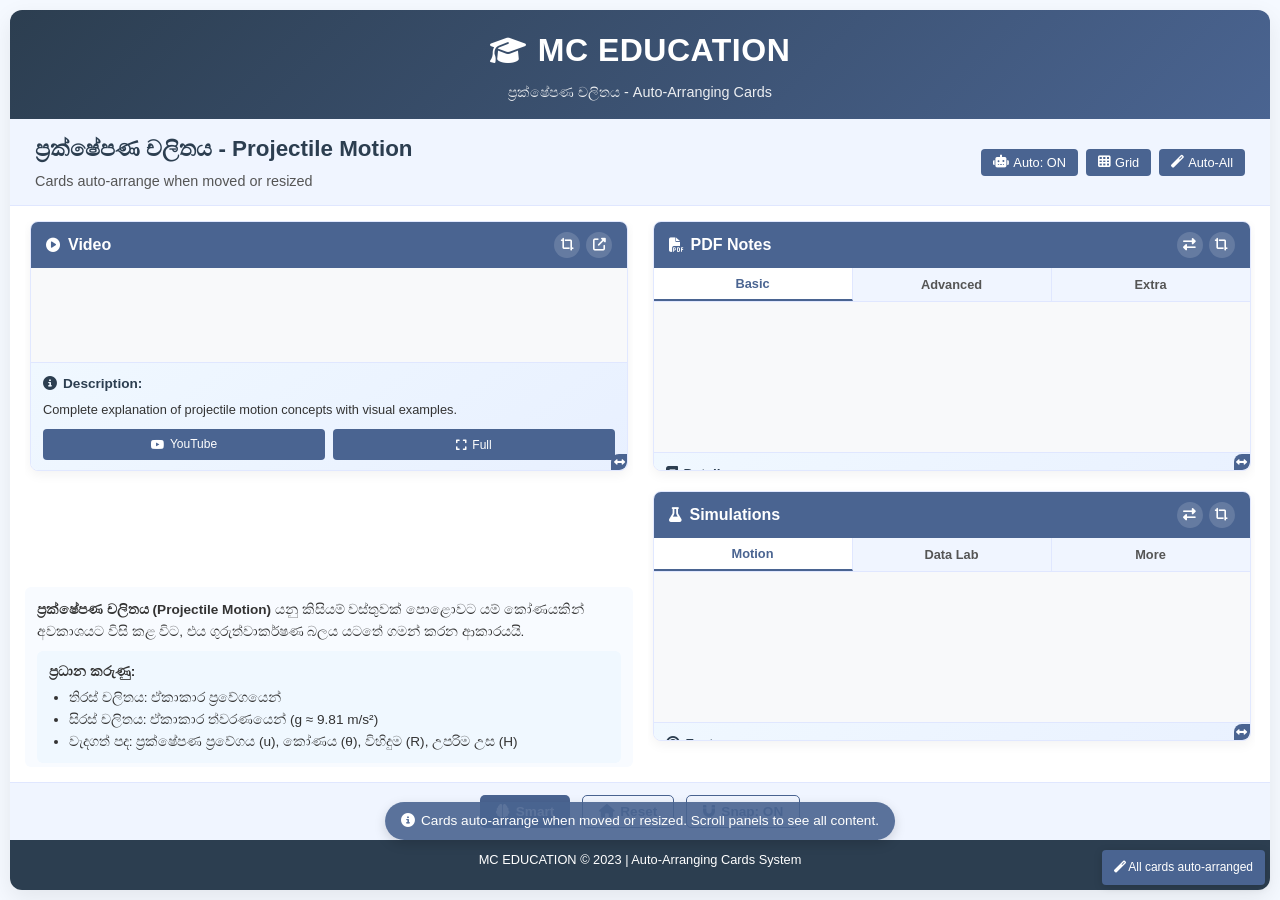
<file: Projectile_Motion.html>
<!DOCTYPE html>
<html lang="en">

<head>
    <meta charset="UTF-8">
    <meta name="viewport" content="width=device-width, initial-scale=1.0">
    <title>Projectile Motion - Auto-Arranging Cards | MC EDUCATION</title>
    <link rel="stylesheet" href="https://cdnjs.cloudflare.com/ajax/libs/font-awesome/6.4.0/css/all.min.css">
    <style>
        * {
            margin: 0;
            padding: 0;
            box-sizing: border-box;
            font-family: 'Segoe UI', Tahoma, Geneva, Verdana, sans-serif;
        }
        
        body {
            background-color: #f5f9ff;
            color: #333;
            line-height: 1.6;
            padding: 10px;
            height: 100vh;
            overflow: hidden;
        }
        
        .container {
            max-width: 100%;
            height: 100%;
            margin: 0 auto;
            background-color: white;
            border-radius: 12px;
            box-shadow: 0 8px 25px rgba(0, 0, 0, 0.08);
            overflow: hidden;
            display: flex;
            flex-direction: column;
        }
        /* Reduced Header Size */
        
        header {
            background: linear-gradient(135deg, #2c3e50, #4a6491);
            color: white;
            padding: 15px 25px;
            text-align: center;
            flex-shrink: 0;
            min-height: 70px;
        }
        
        .logo {
            display: flex;
            align-items: center;
            justify-content: center;
            margin-bottom: 5px;
        }
        
        .logo i {
            font-size: 1.8rem;
            margin-right: 12px;
        }
        
        .logo h1 {
            font-size: 2rem;
            letter-spacing: 0.5px;
        }
        
        .subtitle {
            font-size: 0.9rem;
            opacity: 0.9;
            margin-top: 3px;
        }
        
        .lesson-title {
            background-color: #f0f5ff;
            padding: 12px 25px;
            border-bottom: 1px solid #e0e7ff;
            flex-shrink: 0;
            display: flex;
            justify-content: space-between;
            align-items: center;
            min-height: 60px;
        }
        
        .lesson-title h2 {
            color: #2c3e50;
            font-size: 1.4rem;
            margin-bottom: 3px;
        }
        
        .lesson-title p {
            color: #555;
            font-size: 0.9rem;
        }
        
        .arrange-controls {
            display: flex;
            gap: 8px;
        }
        
        .arrange-btn {
            background-color: #4a6491;
            color: white;
            border: none;
            padding: 6px 12px;
            border-radius: 4px;
            cursor: pointer;
            font-size: 0.8rem;
            display: flex;
            align-items: center;
            gap: 4px;
        }
        /* Main Content - Maximized */
        
        .main-content {
            display: flex;
            flex: 1;
            overflow: hidden;
            padding: 15px;
            gap: 15px;
        }
        
        .left-panel,
        .right-panel {
            flex: 1;
            display: flex;
            flex-direction: column;
            gap: 15px;
            min-width: 0;
            position: relative;
            overflow: hidden;
        }
        
        .panel-content {
            flex: 1;
            position: relative;
            overflow-y: auto;
            overflow-x: hidden;
        }
        
        .resource-frame {
            background-color: white;
            border-radius: 8px;
            overflow: hidden;
            box-shadow: 0 4px 12px rgba(0, 0, 0, 0.05);
            border: 1px solid #e1e8ff;
            display: flex;
            flex-direction: column;
            position: absolute;
            transition: all 0.3s ease;
            z-index: 1;
            min-width: 250px;
            min-height: 150px;
        }
        
        .resource-frame.dragging {
            z-index: 100;
            box-shadow: 0 8px 25px rgba(0, 0, 0, 0.15);
            opacity: 0.95;
        }
        
        .resource-frame.resizing {
            z-index: 100;
            border-color: #4a6491;
            box-shadow: 0 4px 15px rgba(74, 100, 145, 0.3);
        }
        
        .grid-overlay {
            position: absolute;
            top: 0;
            left: 0;
            width: 100%;
            height: 100%;
            pointer-events: none;
            display: none;
            z-index: 0;
        }
        
        .grid-overlay.active {
            display: block;
        }
        
        .grid-line {
            position: absolute;
            background-color: rgba(74, 100, 145, 0.08);
        }
        
        .grid-line.vertical {
            width: 1px;
            height: 100%;
        }
        
        .grid-line.horizontal {
            height: 1px;
            width: 100%;
        }
        
        .resize-handle {
            position: absolute;
            bottom: 0;
            right: 0;
            width: 16px;
            height: 16px;
            background-color: #4a6491;
            cursor: se-resize;
            border-radius: 50% 0 8px 0;
            display: flex;
            align-items: center;
            justify-content: center;
            color: white;
            font-size: 0.7rem;
            z-index: 10;
        }
        
        .resize-handle:hover {
            background-color: #3a5379;
            transform: scale(1.05);
        }
        
        .frame-header {
            background-color: #4a6491;
            color: white;
            padding: 10px 15px;
            display: flex;
            align-items: center;
            justify-content: space-between;
            cursor: move;
            user-select: none;
            min-height: 45px;
            flex-shrink: 0;
        }
        
        .frame-header h3 {
            font-size: 1rem;
            display: flex;
            align-items: center;
        }
        
        .frame-header h3 i {
            margin-right: 8px;
            font-size: 0.9rem;
        }
        
        .frame-controls {
            display: flex;
            gap: 6px;
        }
        
        .frame-btn {
            background-color: rgba(255, 255, 255, 0.15);
            color: white;
            border: none;
            width: 26px;
            height: 26px;
            border-radius: 50%;
            cursor: pointer;
            display: flex;
            align-items: center;
            justify-content: center;
            transition: background-color 0.2s;
            font-size: 0.8rem;
        }
        
        .frame-btn:hover {
            background-color: rgba(255, 255, 255, 0.25);
        }
        
        .iframe-container {
            flex: 1;
            position: relative;
            overflow: hidden;
            background-color: #f8f9fa;
        }
        
        .iframe-container iframe {
            width: 100%;
            height: 100%;
            border: none;
            display: block;
        }
        
        .size-indicator {
            position: absolute;
            bottom: 4px;
            left: 4px;
            background-color: rgba(0, 0, 0, 0.7);
            color: white;
            padding: 2px 6px;
            border-radius: 3px;
            font-size: 0.65rem;
            z-index: 5;
            display: none;
        }
        
        .fallback-content {
            padding: 15px;
            text-align: center;
            height: 100%;
            display: flex;
            flex-direction: column;
            justify-content: center;
            align-items: center;
            background-color: #f8f9fa;
        }
        
        .fallback-icon {
            font-size: 2.5rem;
            color: #4a6491;
            margin-bottom: 12px;
        }
        
        .fallback-content h4 {
            color: #2c3e50;
            margin-bottom: 8px;
            font-size: 1.1rem;
        }
        
        .fallback-content p {
            color: #666;
            margin-bottom: 15px;
            max-width: 90%;
            font-size: 0.9rem;
        }
        /* Compact Resource Info */
        
        .resource-info {
            background: linear-gradient(145deg, #f0f8ff, #e8f0ff);
            padding: 10px 12px;
            border-top: 1px solid #e0e7ff;
            font-size: 0.8rem;
            max-height: 120px;
            overflow-y: auto;
            flex-shrink: 0;
        }
        
        .resource-info h5 {
            color: #2c3e50;
            margin-bottom: 6px;
            display: flex;
            align-items: center;
            gap: 6px;
            font-size: 0.85rem;
        }
        
        .resource-info ul {
            padding-left: 18px;
            margin-bottom: 8px;
        }
        
        .resource-info li {
            margin-bottom: 3px;
            font-size: 0.8rem;
        }
        
        .resource-links {
            display: flex;
            gap: 8px;
            margin-top: 8px;
        }
        
        .resource-link-btn {
            flex: 1;
            background: #4a6491;
            color: white;
            border: none;
            padding: 6px 10px;
            border-radius: 4px;
            cursor: pointer;
            font-size: 0.75rem;
            display: flex;
            align-items: center;
            justify-content: center;
            gap: 5px;
            text-decoration: none;
            transition: background-color 0.2s;
        }
        
        .resource-link-btn:hover {
            background: #3a5379;
        }
        
        .sinhala-text {
            font-family: 'Iskoola Pota', 'Noto Sans Sinhala', sans-serif;
            line-height: 1.6;
            padding: 12px;
            background-color: #f8fbff;
            border-radius: 6px;
            margin-top: 8px;
            font-size: 0.85rem;
            overflow-y: auto;
            max-height: 180px;
            position: absolute;
            bottom: 0;
            left: 0;
            right: 0;
        }
        
        .key-points {
            background-color: #f0f8ff;
            padding: 10px 12px;
            border-radius: 6px;
            margin: 8px 0;
            font-size: 0.85rem;
        }
        
        .equation {
            font-family: 'Cambria Math', 'Times New Roman', serif;
            background-color: #f8f8f8;
            padding: 6px 10px;
            border-radius: 4px;
            margin: 6px 0;
            display: inline-block;
            font-size: 0.85rem;
        }
        /* Compact Controls */
        
        .controls {
            display: flex;
            justify-content: center;
            gap: 12px;
            padding: 12px;
            background-color: #f0f5ff;
            border-top: 1px solid #e0e7ff;
            flex-shrink: 0;
            min-height: 55px;
        }
        
        .control-btn {
            background-color: #4a6491;
            color: white;
            border: none;
            padding: 8px 16px;
            border-radius: 5px;
            cursor: pointer;
            font-weight: 600;
            display: flex;
            align-items: center;
            gap: 6px;
            transition: background-color 0.2s;
            font-size: 0.85rem;
        }
        
        .control-btn:hover {
            background-color: #3a5379;
        }
        
        .control-btn.outline {
            background-color: transparent;
            border: 1px solid #4a6491;
            color: #4a6491;
        }
        
        .control-btn.outline:hover {
            background-color: #4a6491;
            color: white;
        }
        /* Reduced Footer Size */
        
        footer {
            background-color: #2c3e50;
            color: white;
            text-align: center;
            padding: 10px 15px;
            font-size: 0.8rem;
            flex-shrink: 0;
            min-height: 50px;
        }
        
        .auto-arrange-status {
            position: fixed;
            bottom: 15px;
            right: 15px;
            background-color: #4a6491;
            color: white;
            padding: 8px 12px;
            border-radius: 4px;
            font-size: 0.75rem;
            display: none;
            z-index: 1000;
            box-shadow: 0 2px 8px rgba(0, 0, 0, 0.15);
        }
        
        .snap-indicator {
            position: fixed;
            background-color: #4a6491;
            color: white;
            padding: 4px 8px;
            border-radius: 3px;
            font-size: 0.65rem;
            display: none;
            z-index: 1001;
        }
        
        .arrange-presets {
            display: flex;
            gap: 8px;
            margin-top: 8px;
            flex-wrap: wrap;
        }
        
        .preset-btn {
            background-color: #e1e8ff;
            border: 1px solid #4a6491;
            color: #4a6491;
            padding: 4px 8px;
            border-radius: 3px;
            cursor: pointer;
            font-size: 0.75rem;
        }
        
        .preset-btn:hover {
            background-color: #4a6491;
            color: white;
        }
        /* Compact Tabs */
        
        .resource-tabs {
            display: flex;
            background: #f0f5ff;
            border-bottom: 1px solid #e0e7ff;
            flex-shrink: 0;
        }
        
        .resource-tab {
            flex: 1;
            padding: 8px 12px;
            background: none;
            border: none;
            cursor: pointer;
            font-weight: 600;
            color: #555;
            transition: all 0.2s;
            text-align: center;
            border-right: 1px solid #e0e7ff;
            font-size: 0.8rem;
        }
        
        .resource-tab:last-child {
            border-right: none;
        }
        
        .resource-tab:hover {
            background: #e1e8ff;
        }
        
        .resource-tab.active {
            background: white;
            color: #4a6491;
            border-bottom: 2px solid #4a6491;
        }
        
        .resource-content {
            display: flex;
            flex-direction: column;
            flex: 1;
        }
        
        .resource-pane {
            display: none;
            flex-direction: column;
            flex: 1;
        }
        
        .resource-pane.active {
            display: flex;
        }
        /* Custom Scrollbar */
        
         ::-webkit-scrollbar {
            width: 6px;
            height: 6px;
        }
        
         ::-webkit-scrollbar-track {
            background: #f1f1f1;
            border-radius: 3px;
        }
        
         ::-webkit-scrollbar-thumb {
            background: #c1c1c1;
            border-radius: 3px;
        }
        
         ::-webkit-scrollbar-thumb:hover {
            background: #a8a8a8;
        }
        
        @media (max-width: 1200px) {
            .main-content {
                flex-direction: column;
                padding: 12px;
            }
            .left-panel,
            .right-panel {
                min-height: 350px;
            }
            .lesson-title {
                flex-direction: column;
                gap: 12px;
                padding: 10px 20px;
            }
            .arrange-controls {
                justify-content: center;
            }
        }
        
        @media (max-width: 768px) {
            body {
                padding: 8px;
            }
            .container {
                height: auto;
            }
            .main-content {
                flex-direction: column;
                padding: 10px;
            }
            .controls {
                flex-wrap: wrap;
                gap: 8px;
            }
            .resource-frame {
                min-width: 200px;
                min-height: 120px;
            }
            header {
                padding: 12px 20px;
            }
            .lesson-title h2 {
                font-size: 1.2rem;
            }
            footer {
                padding: 8px 12px;
            }
        }
    </style>
</head>

<body>
    <div class="auto-arrange-status" id="arrangeStatus">
        <i class="fas fa-magic"></i> Auto-arranging...
    </div>

    <div class="snap-indicator" id="snapIndicator">
        <i class="fas fa-magnet"></i> Snapped
    </div>

    <div class="container">
        <header>
            <div class="logo">
                <i class="fas fa-graduation-cap"></i>
                <h1>MC EDUCATION</h1>
            </div>
            <p class="subtitle">ප්‍රක්ෂේපණ චලිතය - Auto-Arranging Cards</p>
        </header>

        <div class="lesson-title">
            <div>
                <h2>ප්‍රක්ෂේපණ චලිතය - Projectile Motion</h2>
                <p>Cards auto-arrange when moved or resized</p>
            </div>
            <div class="arrange-controls">
                <button class="arrange-btn" onclick="toggleAutoArrange()">
                    <i class="fas fa-robot" id="autoArrangeIcon"></i> 
                    <span id="autoArrangeText">Auto: ON</span>
                </button>
                <button class="arrange-btn" onclick="showGrid()">
                    <i class="fas fa-th"></i> Grid
                </button>
                <button class="arrange-btn" onclick="autoArrangeAll()">
                    <i class="fas fa-magic"></i> Auto-All
                </button>
            </div>
        </div>

        <div class="main-content">
            <!-- Left Panel: Video and Theory -->
            <div class="left-panel">
                <div class="grid-overlay" id="leftGrid"></div>
                <div class="panel-content" id="leftPanelContent">
                    <!-- Video Frame -->
                    <div class="resource-frame" id="videoCard" data-panel="left" data-index="0">
                        <div class="size-indicator" id="videoSize"></div>
                        <div class="frame-header" id="videoHeader">
                            <h3><i class="fas fa-play-circle"></i> Video</h3>
                            <div class="frame-controls">
                                <button class="frame-btn" title="Auto-Fit" onclick="autoFitCard('videoCard')">
                                    <i class="fas fa-crop-alt"></i>
                                </button>
                                <button class="frame-btn" title="Full Screen" onclick="openVideoInNewWindow()">
                                    <i class="fas fa-external-link-alt"></i>
                                </button>
                            </div>
                        </div>
                        <div class="iframe-container" id="videoContainer">
                            <iframe src="https://www.youtube.com/embed/NwL6QR9kJOM" title="Projectile Motion Video" allow="accelerometer; autoplay; clipboard-write; encrypted-media; gyroscope; picture-in-picture" allowfullscreen onerror="showVideoFallback()">
                            </iframe>
                            <div class="fallback-content" id="videoFallback" style="display: none;">
                                <div class="fallback-icon">
                                    <i class="fas fa-video"></i>
                                </div>
                                <h4>Video Not Available</h4>
                                <p>YouTube video cannot be loaded.</p>
                                <button class="control-btn" onclick="openVideoInNewWindow()">
                                    <i class="fab fa-youtube"></i> Open Video
                                </button>
                            </div>
                        </div>
                        <div class="resource-info">
                            <h5><i class="fas fa-info-circle"></i> Description:</h5>
                            <p>Complete explanation of projectile motion concepts with visual examples.</p>
                            <div class="resource-links">
                                <a href="https://www.youtube.com/watch?v=NwL6QR9kJOM" target="_blank" class="resource-link-btn">
                                    <i class="fab fa-youtube"></i> YouTube
                                </a>
                                <button class="resource-link-btn secondary" onclick="openVideoFullscreen()">
                                    <i class="fas fa-expand"></i> Full
                                </button>
                            </div>
                        </div>
                        <div class="resize-handle" data-card="videoCard">
                            <i class="fas fa-arrows-alt-h"></i>
                        </div>
                    </div>

                    <!-- Theory Summary -->
                    <div class="sinhala-text">
                        <p><strong>ප්‍රක්ෂේපණ චලිතය (Projectile Motion)</strong> යනු කිසියම් වස්තුවක් පොළොවට යම් කෝණයකින් අවකාශයට විසි කළ විට, එය ගුරුත්වාකර්ෂණ බලය යටතේ ගමන් කරන ආකාරයයි.</p>

                        <div class="key-points">
                            <strong>ප්‍රධාන කරුණු:</strong>
                            <ul style="padding-left: 20px; margin-top: 5px;">
                                <li>තිරස් චලිතය: ඒකාකාර ප්‍රවේගයෙන්</li>
                                <li>සිරස් චලිතය: ඒකාකාර ත්වරණයෙන් (g ≈ 9.81 m/s²)</li>
                                <li>වැදගත් පද: ප්‍රක්ෂේපණ ප්‍රවේගය (u), කෝණය (θ), විහිදුම (R), උපරිම උස (H)</li>
                            </ul>
                        </div>

                        <div style="margin-top: 10px;">
                            <strong>සමීකරණ:</strong><br>
                            <div class="equation">x = u cos(θ) · t</div>
                            <div class="equation">y = u sin(θ) · t - ½gt²</div>
                        </div>

                        <div class="arrange-presets">
                            <strong>Layouts:</strong>
                            <button class="preset-btn" onclick="applyPreset('verticalStack')">
                                <i class="fas fa-bars"></i> Vertical
                            </button>
                            <button class="preset-btn" onclick="applyPreset('horizontalSplit')">
                                <i class="fas fa-columns"></i> Split
                            </button>
                            <button class="preset-btn" onclick="applyPreset('videoFocus')">
                                <i class="fas fa-video"></i> Video
                            </button>
                        </div>
                    </div>
                </div>
            </div>

            <!-- Right Panel: PDF and Practicals -->
            <div class="right-panel">
                <div class="grid-overlay" id="rightGrid"></div>
                <div class="panel-content" id="rightPanelContent">
                    <!-- PDF Frame -->
                    <div class="resource-frame" id="pdfCard" data-panel="right" data-index="0">
                        <div class="size-indicator" id="pdfSize"></div>
                        <div class="frame-header" id="pdfHeader">
                            <h3><i class="fas fa-file-pdf"></i> PDF Notes</h3>
                            <div class="frame-controls">
                                <button class="frame-btn" title="Switch" onclick="switchPDF()">
                                    <i class="fas fa-exchange-alt"></i>
                                </button>
                                <button class="frame-btn" title="Auto-Fit" onclick="autoFitCard('pdfCard')">
                                    <i class="fas fa-crop-alt"></i>
                                </button>
                            </div>
                        </div>

                        <div class="resource-tabs">
                            <button class="resource-tab active" data-pdf="basic">Basic</button>
                            <button class="resource-tab" data-pdf="advanced">Advanced</button>
                            <button class="resource-tab" data-pdf="extra">Extra</button>
                        </div>

                        <div class="resource-content">
                            <div class="resource-pane active" id="pdfBasicPane">
                                <div class="iframe-container" id="pdfContainer">
                                    <iframe src="https://drive.google.com/file/d/1KiM-siIliBZXq_EORIz3ET6EzaWYyfUC/preview" title="Projectile Motion Basic Theory PDF" onerror="showPDFFallback('basic')" id="pdfBasicIframe">
                                    </iframe>
                                    <div class="fallback-content" id="pdfBasicFallback" style="display: none;">
                                        <div class="fallback-icon">
                                            <i class="fas fa-file-pdf"></i>
                                        </div>
                                        <h4>Basic Theory PDF</h4>
                                        <p>Complete theory, equations, and examples.</p>
                                        <button class="control-btn" onclick="openPDF('basic')">
                                            <i class="fas fa-external-link-alt"></i> Open
                                        </button>
                                    </div>
                                </div>
                                <div class="resource-info">
                                    <h5><i class="fas fa-book"></i> Details:</h5>
                                    <p>Introduction, equations, examples. 15 pages.</p>
                                    <div class="resource-links">
                                        <a href="https://drive.google.com/file/d/1KiM-siIliBZXq_EORIz3ET6EzaWYyfUC/view" target="_blank" class="resource-link-btn">
                                            <i class="fas fa-external-link-alt"></i> Open
                                        </a>
                                        <button class="resource-link-btn secondary" onclick="downloadPDF('basic')">
                                            <i class="fas fa-download"></i> Download
                                        </button>
                                    </div>
                                </div>
                            </div>

                            <div class="resource-pane" id="pdfAdvancedPane">
                                <div class="iframe-container">
                                    <iframe src="https://drive.google.com/file/d/1Pl2_7sNlqPdkFHt-mni9zRrMXgA6ES2B/preview" title="Projectile Motion Advanced Problems PDF" onerror="showPDFFallback('advanced')" id="pdfAdvancedIframe">
                                    </iframe>
                                    <div class="fallback-content" id="pdfAdvancedFallback" style="display: none;">
                                        <div class="fallback-icon">
                                            <i class="fas fa-chart-line"></i>
                                        </div>
                                        <h4>Advanced Problems PDF</h4>
                                        <p>Complex problems and applications.</p>
                                        <button class="control-btn" onclick="openPDF('advanced')">
                                            <i class="fas fa-external-link-alt"></i> Open
                                        </button>
                                    </div>
                                </div>
                                <div class="resource-info">
                                    <h5><i class="fas fa-chart-line"></i> Details:</h5>
                                    <p>Complex problems, worked solutions. 20 pages.</p>
                                    <div class="resource-links">
                                        <a href="https://drive.google.com/file/d/1Pl2_7sNlqPdkFHt-mni9zRrMXgA6ES2B/view" target="_blank" class="resource-link-btn">
                                            <i class="fas fa-external-link-alt"></i> Open
                                        </a>
                                        <button class="resource-link-btn secondary" onclick="downloadPDF('advanced')">
                                            <i class="fas fa-download"></i> Download
                                        </button>
                                    </div>
                                </div>
                            </div>

                            <div class="resource-pane" id="pdfExtraPane">
                                <div class="fallback-content" style="display: flex;">
                                    <div class="fallback-icon">
                                        <i class="fas fa-folder-open"></i>
                                    </div>
                                    <h4>Additional Resources</h4>
                                    <p>More study materials for projectile motion</p>
                                    <button class="control-btn" onclick="openExtraResources()">
                                        <i class="fas fa-external-link-alt"></i> Browse
                                    </button>
                                </div>
                            </div>
                        </div>
                        <div class="resize-handle" data-card="pdfCard">
                            <i class="fas fa-arrows-alt-h"></i>
                        </div>
                    </div>

                    <!-- Practical Simulations -->
                    <div class="resource-frame" id="practicalCard" data-panel="right" data-index="1">
                        <div class="size-indicator" id="practicalSize"></div>
                        <div class="frame-header" id="practicalHeader">
                            <h3><i class="fas fa-flask"></i> Simulations</h3>
                            <div class="frame-controls">
                                <button class="frame-btn" title="Switch" onclick="switchSimulation()">
                                    <i class="fas fa-exchange-alt"></i>
                                </button>
                                <button class="frame-btn" title="Auto-Fit" onclick="autoFitCard('practicalCard')">
                                    <i class="fas fa-crop-alt"></i>
                                </button>
                            </div>
                        </div>

                        <div class="resource-tabs">
                            <button class="resource-tab active" data-sim="motion">Motion</button>
                            <button class="resource-tab" data-sim="data">Data Lab</button>
                            <button class="resource-tab" data-sim="more">More</button>
                        </div>

                        <div class="resource-content">
                            <div class="resource-pane active" id="simMotionPane">
                                <div class="iframe-container">
                                    <iframe src="https://phet.colorado.edu/sims/html/projectile-motion/latest/projectile-motion_all.html" title="Projectile Motion Simulation" onerror="showSimulationFallback('motion')" id="simMotionIframe">
                                    </iframe>
                                    <div class="fallback-content" id="simMotionFallback" style="display: none;">
                                        <div class="fallback-icon">
                                            <i class="fas fa-bullseye"></i>
                                        </div>
                                        <h4>Motion Simulation</h4>
                                        <p>Interactive simulation.</p>
                                        <button class="control-btn" onclick="openSimulation('motion')">
                                            <i class="fas fa-external-link-alt"></i> Open
                                        </button>
                                    </div>
                                </div>
                                <div class="resource-info">
                                    <h5><i class="fas fa-bullseye"></i> Features:</h5>
                                    <p>Adjust angle, velocity, mass. Visualize trajectory.</p>
                                    <div class="resource-links">
                                        <a href="https://phet.colorado.edu/sims/html/projectile-motion/latest/projectile-motion_all.html" target="_blank" class="resource-link-btn">
                                            <i class="fas fa-external-link-alt"></i> Open
                                        </a>
                                    </div>
                                </div>
                            </div>

                            <div class="resource-pane" id="simDataPane">
                                <div class="iframe-container">
                                    <iframe src="https://phet.colorado.edu/sims/html/projectile-data-lab/latest/projectile-data-lab_all.html" title="Projectile Data Lab" onerror="showSimulationFallback('data')" id="simDataIframe">
                                    </iframe>
                                    <div class="fallback-content" id="simDataFallback" style="display: none;">
                                        <div class="fallback-icon">
                                            <i class="fas fa-chart-line"></i>
                                        </div>
                                        <h4>Data Lab</h4>
                                        <p>Analyze data and graphs.</p>
                                        <button class="control-btn" onclick="openSimulation('data')">
                                            <i class="fas fa-external-link-alt"></i> Open
                                        </button>
                                    </div>
                                </div>
                                <div class="resource-info">
                                    <h5><i class="fas fa-chart-line"></i> Features:</h5>
                                    <p>Collect data, create graphs, analyze results.</p>
                                    <div class="resource-links">
                                        <a href="https://phet.colorado.edu/sims/html/projectile-data-lab/latest/projectile-data-lab_all.html" target="_blank" class="resource-link-btn">
                                            <i class="fas fa-external-link-alt"></i> Open
                                        </a>
                                    </div>
                                </div>
                            </div>

                            <div class="resource-pane" id="simMorePane">
                                <div class="fallback-content" style="display: flex;">
                                    <div class="fallback-icon">
                                        <i class="fas fa-cogs"></i>
                                    </div>
                                    <h4>More Simulations</h4>
                                    <p>Additional interactive simulations</p>
                                    <button class="control-btn" onclick="openMoreSimulations()">
                                        <i class="fas fa-external-link-alt"></i> Browse
                                    </button>
                                </div>
                            </div>
                        </div>
                        <div class="resize-handle" data-card="practicalCard">
                            <i class="fas fa-arrows-alt-h"></i>
                        </div>
                    </div>
                </div>
            </div>
        </div>

        <!-- Compact Controls -->
        <div class="controls">
            <button class="control-btn" onclick="smartArrange()">
                <i class="fas fa-brain"></i> Smart
            </button>
            <button class="control-btn outline" onclick="resetToDefault()">
                <i class="fas fa-home"></i> Reset
            </button>
            <button class="control-btn outline" onclick="toggleSnapToGrid()">
                <i class="fas fa-magnet" id="snapIcon"></i> 
                <span id="snapText">Snap: ON</span>
            </button>
        </div>

        <footer>
            <p>MC EDUCATION &copy; 2023 | Auto-Arranging Cards System</p>
        </footer>
    </div>

    <script>
        // Enhanced Auto-Arranging Algorithm
        const CONFIG = {
            autoArrange: true,
            snapToGrid: true,
            gridSize: 15,
            animationSpeed: 250,
            currentPDF: 'basic',
            currentSimulation: 'motion',
            cards: []
        };

        // State
        let isDragging = false;
        let isResizing = false;
        let currentCard = null;
        let startX, startY, startWidth, startHeight;

        // Initialize with auto-arrange
        document.addEventListener('DOMContentLoaded', function() {
            initializeCards();
            setupEventListeners();
            setupResourceTabs();
            autoArrangeAll();
            showMessage('Cards auto-arrange when moved or resized. Scroll panels to see all content.');
        });

        // Initialize cards with compact layout
        function initializeCards() {
            const leftPanel = document.getElementById('leftPanelContent');
            const rightPanel = document.getElementById('rightPanelContent');

            // Clear existing cards
            CONFIG.cards = [];

            // Create card objects for better management
            const cardElements = document.querySelectorAll('.resource-frame');
            cardElements.forEach((card, index) => {
                const panel = card.getAttribute('data-panel');
                const panelElement = panel === 'left' ? leftPanel : rightPanel;

                // Store card data
                const cardData = {
                    id: card.id,
                    element: card,
                    panel: panel,
                    panelElement: panelElement,
                    width: 250,
                    height: 150,
                    x: 0,
                    y: 0,
                    zIndex: 1
                };

                CONFIG.cards.push(cardData);

                // Set initial position
                card.style.width = '100%';
                card.style.height = '250px';

                if (panel === 'left') {
                    if (card.id === 'videoCard') {
                        card.style.top = '0px';
                    } else {
                        // Video is the only card in left panel
                    }
                } else if (panel === 'right') {
                    if (card.id === 'pdfCard') {
                        card.style.top = '0px';
                    } else if (card.id === 'practicalCard') {
                        card.style.top = '270px'; // 250px height + 20px gap
                    }
                }
            });

            updateAllSizeIndicators();
            updatePanelsScrollHeight();
        }

        // Enhanced auto-arrange algorithm
        function autoArrangeAll() {
            autoArrangePanel('left');
            autoArrangePanel('right');
            showArrangeStatus('All cards auto-arranged');
        }

        function autoArrangePanel(panelType) {
            const panelCards = CONFIG.cards.filter(card => card.panel === panelType);
            if (panelCards.length === 0) return;

            const panelElement = panelCards[0].panelElement;
            const panelWidth = panelElement.clientWidth;
            const panelHeight = panelElement.scrollHeight || panelElement.clientHeight;
            const numCards = panelCards.length;

            // Simple vertical stacking
            panelCards.forEach((card, index) => {
                const cardHeight = Math.min(250, panelHeight / numCards - 20);

                card.element.style.width = (panelWidth - 10) + 'px';
                card.element.style.height = cardHeight + 'px';
                card.element.style.left = '5px';
                card.element.style.top = (index * (cardHeight + 20)) + 'px';

                // Update card data
                card.width = panelWidth - 10;
                card.height = cardHeight;
                card.x = 5;
                card.y = index * (cardHeight + 20);
            });

            updateAllSizeIndicators();
            updatePanelsScrollHeight();
        }

        // Smart arrange based on window size
        function smartArrange() {
            const windowWidth = window.innerWidth;
            const windowHeight = window.innerHeight;

            if (windowWidth < 768) {
                applyPreset('verticalStack');
            } else if (windowWidth < 1200) {
                applyPreset('horizontalSplit');
            } else {
                applyPreset('videoFocus');
            }

            showArrangeStatus('Smart layout applied');
        }

        // Setup event listeners
        function setupEventListeners() {
            document.querySelectorAll('.frame-header').forEach(header => {
                header.addEventListener('mousedown', startDrag);
                header.addEventListener('touchstart', startDragTouch, {
                    passive: false
                });
            });

            document.querySelectorAll('.resize-handle').forEach(handle => {
                handle.addEventListener('mousedown', startResize);
                handle.addEventListener('touchstart', startResizeTouch, {
                    passive: false
                });
            });

            document.addEventListener('mousemove', handleMouseMove);
            document.addEventListener('mouseup', handleMouseUp);
            document.addEventListener('touchmove', handleTouchMove, {
                passive: false
            });
            document.addEventListener('touchend', handleTouchEnd);

            // Add scroll event listeners to panels
            const panels = document.querySelectorAll('.panel-content');
            panels.forEach(panel => {
                panel.addEventListener('scroll', function() {
                    updateCardZIndices();
                });
            });
        }

        // Setup resource tabs
        function setupResourceTabs() {
            document.querySelectorAll('.resource-tab[data-pdf]').forEach(tab => {
                tab.addEventListener('click', function() {
                    const pdfType = this.getAttribute('data-pdf');
                    document.querySelectorAll('.resource-tab[data-pdf]').forEach(t => t.classList.remove('active'));
                    this.classList.add('active');
                    CONFIG.currentPDF = pdfType;

                    document.querySelectorAll('#pdfCard .resource-pane').forEach(pane => {
                        pane.classList.remove('active');
                    });
                    document.getElementById(`pdf${pdfType.charAt(0).toUpperCase() + pdfType.slice(1)}Pane`).classList.add('active');
                });
            });

            document.querySelectorAll('.resource-tab[data-sim]').forEach(tab => {
                tab.addEventListener('click', function() {
                    const simType = this.getAttribute('data-sim');
                    document.querySelectorAll('.resource-tab[data-sim]').forEach(t => t.classList.remove('active'));
                    this.classList.add('active');
                    CONFIG.currentSimulation = simType;

                    document.querySelectorAll('#practicalCard .resource-pane').forEach(pane => {
                        pane.classList.remove('active');
                    });
                    document.getElementById(`sim${simType.charAt(0).toUpperCase() + simType.slice(1)}Pane`).classList.add('active');
                });
            });
        }

        // Drag and resize functions
        function startDrag(e) {
            e.preventDefault();
            e.stopPropagation();
            isDragging = true;
            currentCard = e.target.closest('.resource-frame');
            currentCard.classList.add('dragging');

            // Bring to front
            CONFIG.cards.forEach(card => {
                if (card.element === currentCard) {
                    card.zIndex = 100;
                } else {
                    card.zIndex = 1;
                }
                card.element.style.zIndex = card.zIndex;
            });

            const rect = currentCard.getBoundingClientRect();
            const panelRect = currentCard.parentElement.getBoundingClientRect();

            startX = e.clientX - rect.left;
            startY = e.clientY - rect.top;

            // Store original position for snap-back if needed
            currentCard._originalX = rect.left - panelRect.left;
            currentCard._originalY = rect.top - panelRect.top;
        }

        function startResize(e) {
            e.preventDefault();
            e.stopPropagation();
            isResizing = true;
            currentCard = e.target.closest('.resource-frame');
            currentCard.classList.add('resizing');

            startX = e.clientX || e.touches[0].clientX;
            startY = e.clientY || e.touches[0].clientY;
            startWidth = currentCard.offsetWidth;
            startHeight = currentCard.offsetHeight;
        }

        function handleMouseMove(e) {
            if (!currentCard) return;

            if (isDragging) {
                handleDrag(e.clientX, e.clientY);
            } else if (isResizing) {
                handleResize(e.clientX, e.clientY);
            }
        }

        function handleDrag(clientX, clientY) {
            const panel = currentCard.parentElement;
            const panelRect = panel.getBoundingClientRect();
            const panelScrollTop = panel.scrollTop;

            let newX = clientX - panelRect.left - startX;
            let newY = clientY - panelRect.top - startY + panelScrollTop;

            if (CONFIG.snapToGrid) {
                newX = Math.round(newX / CONFIG.gridSize) * CONFIG.gridSize;
                newY = Math.round(newY / CONFIG.gridSize) * CONFIG.gridSize;
            }

            // Constrain within panel boundaries
            const maxX = panel.scrollWidth - currentCard.offsetWidth;
            const maxY = panel.scrollHeight - currentCard.offsetHeight;

            newX = Math.max(0, Math.min(newX, maxX));
            newY = Math.max(0, Math.min(newY, maxY));

            currentCard.style.left = newX + 'px';
            currentCard.style.top = newY + 'px';

            // Auto-arrange other cards if enabled
            if (CONFIG.autoArrange) {
                const panelType = currentCard.getAttribute('data-panel');
                autoArrangeOtherCards(panelType, currentCard.id);
            }

            updateSizeIndicator(currentCard.id);
        }

        function handleResize(clientX, clientY) {
            const dx = clientX - startX;
            const dy = clientY - startY;

            let newWidth = startWidth + dx;
            let newHeight = startHeight + dy;

            // Apply minimum constraints
            newWidth = Math.max(newWidth, 250);
            newHeight = Math.max(newHeight, 150);

            // Apply maximum constraints (panel size)
            const panel = currentCard.parentElement;
            const maxWidth = panel.scrollWidth - currentCard.offsetLeft;
            const maxHeight = panel.scrollHeight - currentCard.offsetTop;

            newWidth = Math.min(newWidth, maxWidth);
            newHeight = Math.min(newHeight, maxHeight);

            if (CONFIG.snapToGrid) {
                newWidth = Math.round(newWidth / CONFIG.gridSize) * CONFIG.gridSize;
                newHeight = Math.round(newHeight / CONFIG.gridSize) * CONFIG.gridSize;
            }

            // Apply new dimensions
            currentCard.style.width = newWidth + 'px';
            currentCard.style.height = newHeight + 'px';

            // Auto-arrange other cards if enabled
            if (CONFIG.autoArrange) {
                const panelType = currentCard.getAttribute('data-panel');
                autoArrangeOtherCards(panelType, currentCard.id);
            }

            updateSizeIndicator(currentCard.id);
            showSnapIndicator();
            updatePanelsScrollHeight();
        }

        function autoArrangeOtherCards(panelType, excludedCardId) {
            const panelCards = CONFIG.cards.filter(card =>
                card.panel === panelType && card.id !== excludedCardId
            );

            if (panelCards.length === 0) return;

            const currentCardElement = document.getElementById(excludedCardId);
            const currentCardRect = currentCardElement.getBoundingClientRect();
            const panel = currentCardElement.parentElement;

            panelCards.forEach(card => {
                const cardRect = card.element.getBoundingClientRect();

                // Check for collision
                if (isColliding(currentCardRect, cardRect)) {
                    // Move card down
                    const newTop = currentCardRect.bottom - cardRect.top + 20;
                    card.element.style.top = (parseFloat(card.element.style.top || 0) + newTop) + 'px';
                }
            });
        }

        function isColliding(rect1, rect2) {
            return !(rect1.right < rect2.left ||
                rect1.left > rect2.right ||
                rect1.bottom < rect2.top ||
                rect1.top > rect2.bottom);
        }

        function handleMouseUp() {
            if (isDragging || isResizing) {
                if (currentCard) {
                    currentCard.classList.remove('dragging');
                    currentCard.classList.remove('resizing');

                    if (CONFIG.autoArrange) {
                        const panelType = currentCard.getAttribute('data-panel');
                        autoArrangeOtherCards(panelType, currentCard.id);
                        showArrangeStatus('Cards rearranged');
                    }

                    updatePanelsScrollHeight();
                }

                isDragging = false;
                isResizing = false;
                currentCard = null;
            }
        }

        // Touch event handlers
        function startDragTouch(e) {
            startDrag(e.touches[0]);
        }

        function startResizeTouch(e) {
            startResize(e.touches[0]);
        }

        function handleTouchMove(e) {
            if (!currentCard || e.touches.length === 0) return;

            if (isDragging) {
                handleDrag(e.touches[0].clientX, e.touches[0].clientY);
            } else if (isResizing) {
                handleResize(e.touches[0].clientX, e.touches[0].clientY);
            }
        }

        function handleTouchEnd() {
            handleMouseUp();
        }

        // Layout presets
        function applyPreset(presetName) {
            const videoCard = document.getElementById('videoCard');
            const pdfCard = document.getElementById('pdfCard');
            const practicalCard = document.getElementById('practicalCard');
            const leftPanel = document.getElementById('leftPanelContent');
            const rightPanel = document.getElementById('rightPanelContent');

            switch (presetName) {
                case 'verticalStack':
                    // All cards in left panel vertically stacked
                    leftPanel.appendChild(videoCard);
                    leftPanel.appendChild(pdfCard);
                    leftPanel.appendChild(practicalCard);

                    videoCard.style.width = 'calc(100% - 10px)';
                    videoCard.style.height = '200px';
                    videoCard.style.left = '5px';
                    videoCard.style.top = '5px';

                    pdfCard.style.width = 'calc(100% - 10px)';
                    pdfCard.style.height = '200px';
                    pdfCard.style.left = '5px';
                    pdfCard.style.top = '215px'; // 200 + 15 gap

                    practicalCard.style.width = 'calc(100% - 10px)';
                    practicalCard.style.height = '200px';
                    practicalCard.style.left = '5px';
                    practicalCard.style.top = '430px'; // 200 + 15 + 200 + 15
                    break;

                case 'horizontalSplit':
                    // Video in left, PDF and Practical in right
                    leftPanel.appendChild(videoCard);
                    rightPanel.appendChild(pdfCard);
                    rightPanel.appendChild(practicalCard);

                    videoCard.style.width = 'calc(100% - 10px)';
                    videoCard.style.height = 'calc(100% - 10px)';
                    videoCard.style.left = '5px';
                    videoCard.style.top = '5px';

                    pdfCard.style.width = 'calc(100% - 10px)';
                    pdfCard.style.height = 'calc(50% - 15px)';
                    pdfCard.style.left = '5px';
                    pdfCard.style.top = '5px';

                    practicalCard.style.width = 'calc(100% - 10px)';
                    practicalCard.style.height = 'calc(50% - 15px)';
                    practicalCard.style.left = '5px';
                    practicalCard.style.top = 'calc(50% + 10px)';
                    break;

                case 'videoFocus':
                    // Large video on left, small cards on right
                    leftPanel.appendChild(videoCard);
                    rightPanel.appendChild(pdfCard);
                    rightPanel.appendChild(practicalCard);

                    videoCard.style.width = 'calc(100% - 10px)';
                    videoCard.style.height = 'calc(100% - 10px)';
                    videoCard.style.left = '5px';
                    videoCard.style.top = '5px';

                    pdfCard.style.width = 'calc(100% - 10px)';
                    pdfCard.style.height = 'calc(50% - 15px)';
                    pdfCard.style.left = '5px';
                    pdfCard.style.top = '5px';

                    practicalCard.style.width = 'calc(100% - 10px)';
                    practicalCard.style.height = 'calc(50% - 15px)';
                    practicalCard.style.left = '5px';
                    practicalCard.style.top = 'calc(50% + 10px)';
                    break;
            }

            // Update card data
            CONFIG.cards.forEach(card => {
                const panel = card.element.parentElement;
                card.panel = panel.id.includes('left') ? 'left' : 'right';
                card.panelElement = panel;
            });

            updateAllSizeIndicators();
            updatePanelsScrollHeight();
        }

        // Update panels scroll height based on card positions
        function updatePanelsScrollHeight() {
            const panels = document.querySelectorAll('.panel-content');
            panels.forEach(panel => {
                const cards = panel.querySelectorAll('.resource-frame');
                let maxBottom = 0;

                cards.forEach(card => {
                    const cardBottom = card.offsetTop + card.offsetHeight;
                    if (cardBottom > maxBottom) {
                        maxBottom = cardBottom;
                    }
                });

                // Add some padding at the bottom
                panel.style.minHeight = Math.max(panel.clientHeight, maxBottom + 20) + 'px';
            });
        }

        // Update card z-indices based on scroll position
        function updateCardZIndices() {
            CONFIG.cards.forEach(card => {
                const cardRect = card.element.getBoundingClientRect();
                const panelRect = card.panelElement.getBoundingClientRect();

                // Cards closer to the top have higher z-index
                const distanceFromTop = cardRect.top - panelRect.top;
                card.zIndex = Math.max(1, 100 - Math.abs(distanceFromTop));
                card.element.style.zIndex = card.zIndex;
            });
        }

        // Utility functions
        function animateCard(card, newStyles) {
            card.style.transition = `all ${CONFIG.animationSpeed}ms ease`;
            Object.keys(newStyles).forEach(property => {
                card.style[property] = newStyles[property];
            });
            setTimeout(() => card.style.transition = '', CONFIG.animationSpeed);
        }

        function toggleAutoArrange() {
            CONFIG.autoArrange = !CONFIG.autoArrange;
            const icon = document.getElementById('autoArrangeIcon');
            const text = document.getElementById('autoArrangeText');

            if (CONFIG.autoArrange) {
                icon.className = 'fas fa-robot';
                text.textContent = 'Auto: ON';
                showArrangeStatus('Auto-arrange enabled');
            } else {
                icon.className = 'fas fa-robot-slash';
                text.textContent = 'Auto: OFF';
                showArrangeStatus('Auto-arrange disabled');
            }
        }

        function toggleSnapToGrid() {
            CONFIG.snapToGrid = !CONFIG.snapToGrid;
            const icon = document.getElementById('snapIcon');
            const text = document.getElementById('snapText');

            if (CONFIG.snapToGrid) {
                icon.className = 'fas fa-magnet';
                text.textContent = 'Snap: ON';
                showSnapIndicator();
            } else {
                icon.className = 'fas fa-magnet-slash';
                text.textContent = 'Snap: OFF';
            }
        }

        function autoFitCard(cardId) {
            const card = document.getElementById(cardId);
            const panel = card.parentElement;

            card.style.width = (panel.clientWidth - 10) + 'px';
            card.style.height = (panel.clientHeight - 10) + 'px';
            card.style.left = '5px';
            card.style.top = '5px';

            updateAllSizeIndicators();
            updatePanelsScrollHeight();
            showArrangeStatus('Card auto-fitted');
        }

        function resetToDefault() {
            initializeCards();
            showArrangeStatus('Reset to default');
        }

        function showGrid() {
            const leftGrid = document.getElementById('leftGrid');
            const rightGrid = document.getElementById('rightGrid');

            if (leftGrid.classList.contains('active')) {
                leftGrid.classList.remove('active');
                rightGrid.classList.remove('active');
            } else {
                createGrid('leftGrid');
                createGrid('rightGrid');
                leftGrid.classList.add('active');
                rightGrid.classList.add('active');
                setTimeout(() => {
                    leftGrid.classList.remove('active');
                    rightGrid.classList.remove('active');
                }, 2000);
            }
        }

        function createGrid(gridId) {
            const grid = document.getElementById(gridId);
            grid.innerHTML = '';
            const panel = grid.parentElement;
            const width = panel.clientWidth;
            const height = panel.clientHeight;

            for (let x = CONFIG.gridSize; x < width; x += CONFIG.gridSize) {
                const line = document.createElement('div');
                line.className = 'grid-line vertical';
                line.style.left = x + 'px';
                grid.appendChild(line);
            }

            for (let y = CONFIG.gridSize; y < height; y += CONFIG.gridSize) {
                const line = document.createElement('div');
                line.className = 'grid-line horizontal';
                line.style.top = y + 'px';
                grid.appendChild(line);
            }
        }

        function showArrangeStatus(message = 'Auto-arranging...') {
            const status = document.getElementById('arrangeStatus');
            status.innerHTML = `<i class="fas fa-magic"></i> ${message}`;
            status.style.display = 'block';
            setTimeout(() => status.style.display = 'none', 1500);
        }

        function showSnapIndicator() {
            const indicator = document.getElementById('snapIndicator');
            if (indicator) {
                indicator.style.display = 'block';
                indicator.style.left = (event.clientX + 8) + 'px';
                indicator.style.top = (event.clientY + 8) + 'px';
                setTimeout(() => indicator.style.display = 'none', 800);
            }
        }

        function updateSizeIndicator(cardId) {
            const card = document.getElementById(cardId);
            const indicator = document.getElementById(cardId + 'Size');

            if (card && indicator) {
                const width = Math.round(card.offsetWidth);
                const height = Math.round(card.offsetHeight);
                indicator.textContent = `${width} × ${height}`;
                indicator.style.display = 'block';

                setTimeout(() => {
                    if (indicator) {
                        indicator.style.display = 'none';
                    }
                }, 1500);
            }
        }

        function updateAllSizeIndicators() {
            ['videoCard', 'pdfCard', 'practicalCard'].forEach(updateSizeIndicator);
        }

        function showMessage(text) {
            const messageDiv = document.createElement('div');
            messageDiv.style.cssText = `
                position: fixed;
                bottom: 60px;
                left: 50%;
                transform: translateX(-50%);
                background: rgba(74, 100, 145, 0.9);
                color: white;
                padding: 8px 16px;
                border-radius: 20px;
                z-index: 1000;
                font-size: 0.85rem;
                box-shadow: 0 4px 12px rgba(0,0,0,0.15);
                display: flex;
                align-items: center;
                gap: 6px;
            `;
            messageDiv.innerHTML = `<i class="fas fa-info-circle"></i> ${text}`;
            document.body.appendChild(messageDiv);
            setTimeout(() => {
                messageDiv.style.opacity = '0';
                setTimeout(() => {
                    if (messageDiv.parentNode) {
                        messageDiv.parentNode.removeChild(messageDiv);
                    }
                }, 300);
            }, 2500);
        }

        // Window resize handler
        window.addEventListener('resize', function() {
            if (CONFIG.autoArrange) {
                autoArrangeAll();
            }
            updatePanelsScrollHeight();
        });

        // Resource functions
        function switchPDF() {
            const currentTab = document.querySelector('.resource-tab[data-pdf].active');
            const nextTab = currentTab.nextElementSibling || document.querySelector('.resource-tab[data-pdf]');
            if (nextTab) nextTab.click();
        }

        function switchSimulation() {
            const currentTab = document.querySelector('.resource-tab[data-sim].active');
            const nextTab = currentTab.nextElementSibling || document.querySelector('.resource-tab[data-sim]');
            if (nextTab) nextTab.click();
        }

        function openVideoInNewWindow() {
            window.open('https://www.youtube.com/watch?v=NwL6QR9kJOM', '_blank');
        }

        function openVideoFullscreen() {
            const videoIframe = document.querySelector('#videoContainer iframe');
            if (videoIframe) {
                if (videoIframe.requestFullscreen) videoIframe.requestFullscreen();
                else if (videoIframe.webkitRequestFullscreen) videoIframe.webkitRequestFullscreen();
                else if (videoIframe.msRequestFullscreen) videoIframe.msRequestFullscreen();
            }
        }

        function showVideoFallback() {
            const videoIframe = document.querySelector('#videoContainer iframe');
            const fallback = document.getElementById('videoFallback');
            if (videoIframe) videoIframe.style.display = 'none';
            if (fallback) fallback.style.display = 'flex';
        }

        function showPDFFallback(type) {
            const iframe = document.getElementById(`pdf${type.charAt(0).toUpperCase() + type.slice(1)}Iframe`);
            const fallback = document.getElementById(`pdf${type.charAt(0).toUpperCase() + type.slice(1)}Fallback`);
            if (iframe) iframe.style.display = 'none';
            if (fallback) fallback.style.display = 'flex';
        }

        function showSimulationFallback(type) {
            const iframe = document.getElementById(`sim${type.charAt(0).toUpperCase() + type.slice(1)}Iframe`);
            const fallback = document.getElementById(`sim${type.charAt(0).toUpperCase() + type.slice(1)}Fallback`);
            if (iframe) iframe.style.display = 'none';
            if (fallback) fallback.style.display = 'flex';
        }

        // Additional utility functions
        function openPDF(type) {
            const urls = {
                basic: 'https://drive.google.com/file/d/1KiM-siIliBZXq_EORIz3ET6EzaWYyfUC/view',
                advanced: 'https://drive.google.com/file/d/1Pl2_7sNlqPdkFHt-mni9zRrMXgA6ES2B/view'
            };
            if (urls[type]) {
                window.open(urls[type], '_blank');
            }
        }

        function downloadPDF(type) {
            showMessage(`Downloading ${type} PDF...`);
        }

        function openExtraResources() {
            showMessage('Opening extra resources...');
        }

        function openSimulation(type) {
            const urls = {
                motion: 'https://phet.colorado.edu/sims/html/projectile-motion/latest/projectile-motion_all.html',
                data: 'https://phet.colorado.edu/sims/html/projectile-data-lab/latest/projectile-data-lab_all.html'
            };
            if (urls[type]) {
                window.open(urls[type], '_blank');
            }
        }

        function openMoreSimulations() {
            showMessage('Opening more simulations...');
        }
    </script>
</body>

</html>
</file>
